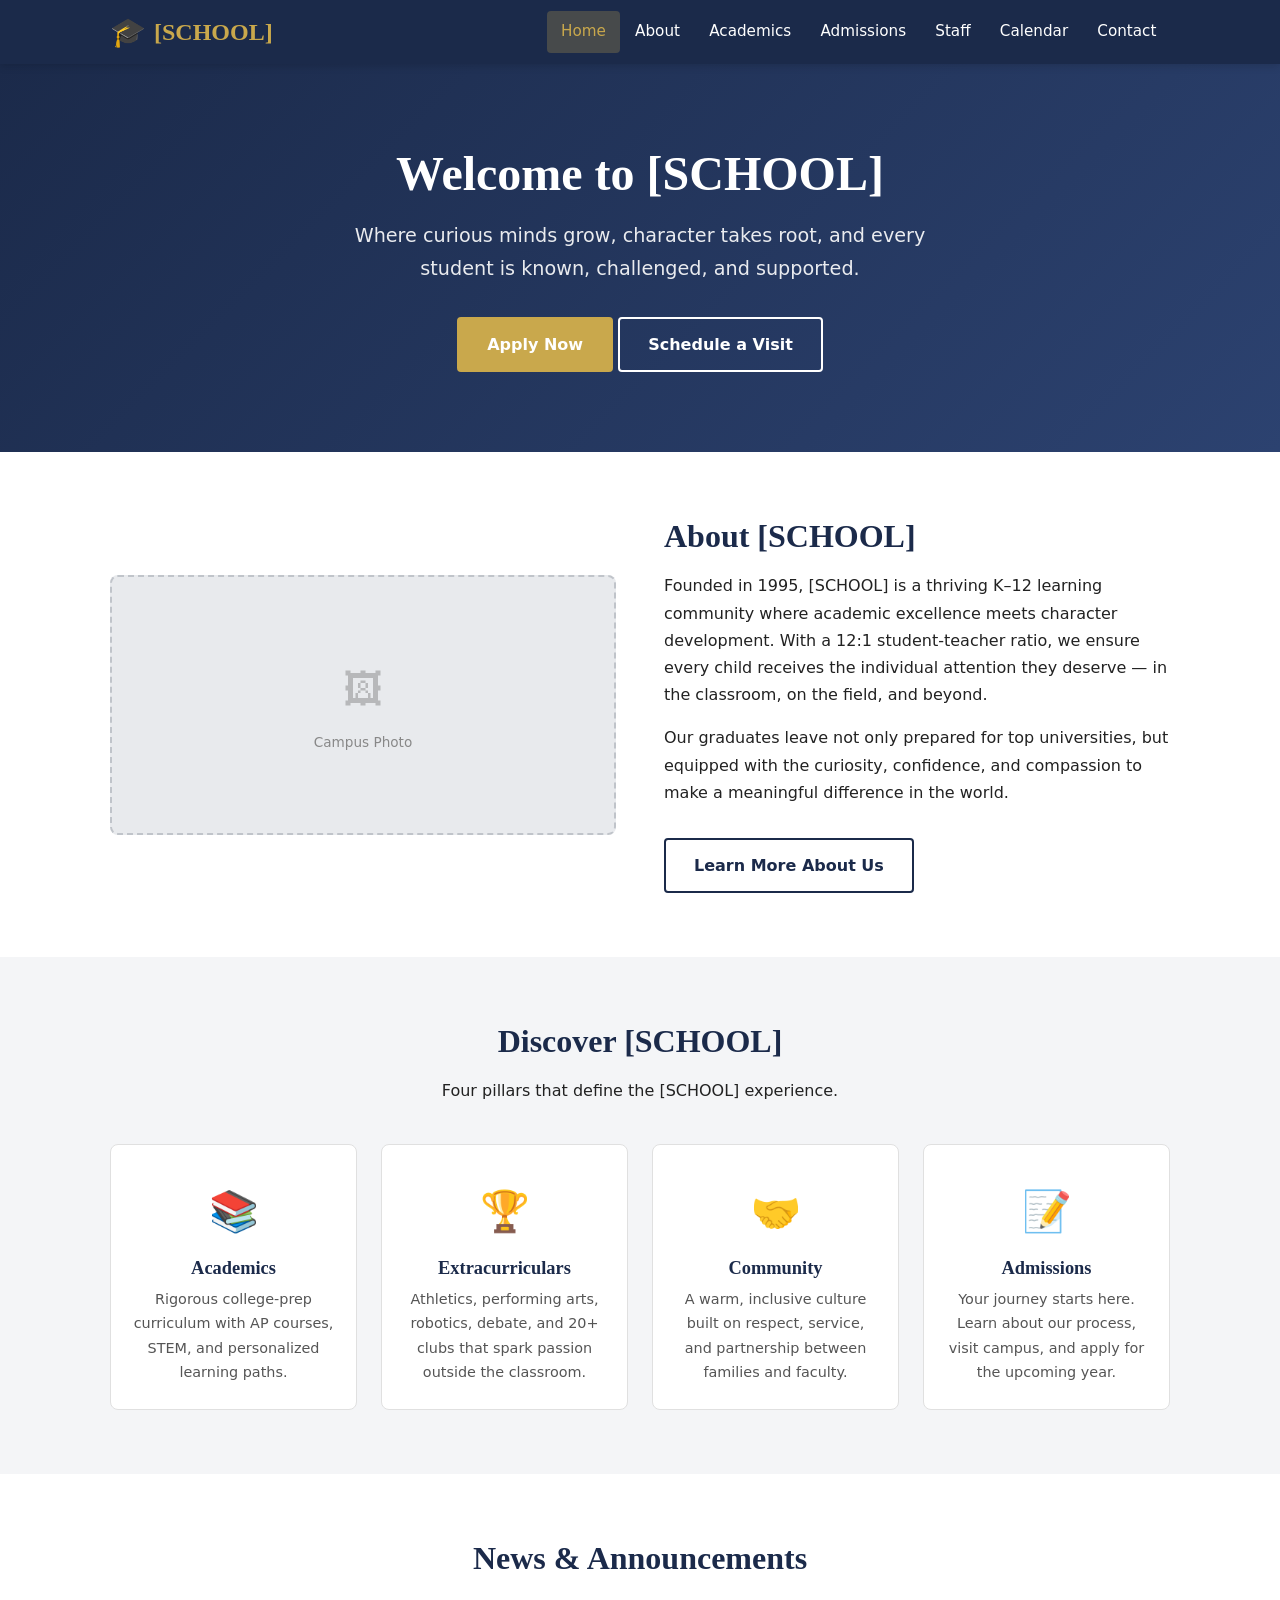
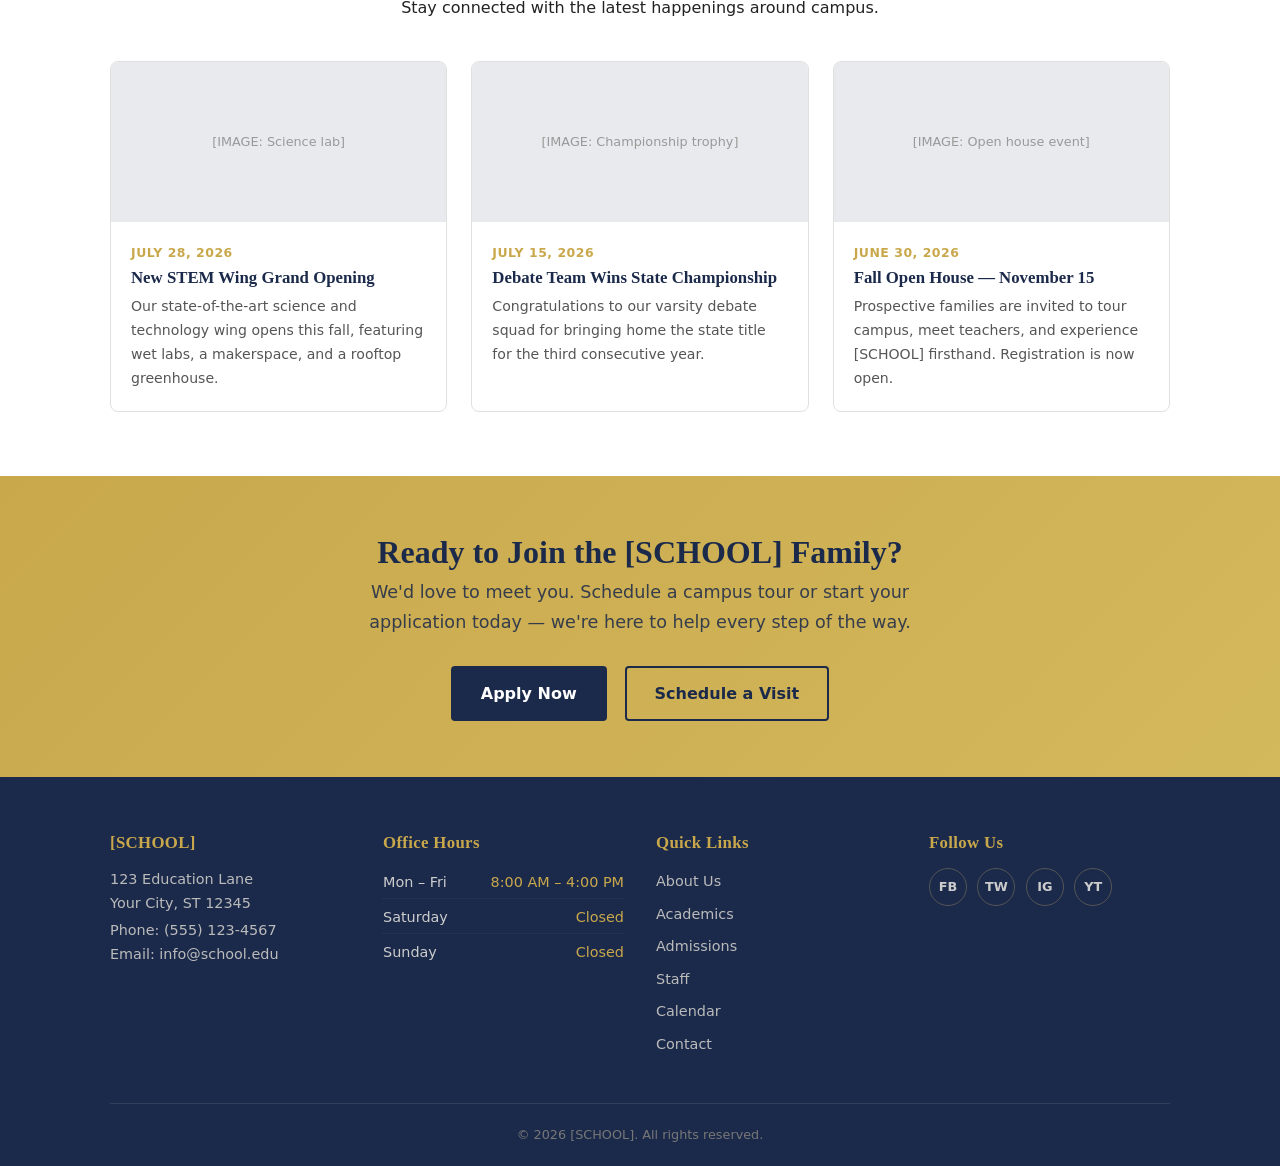
<file: index.html>
<!DOCTYPE html>
<html lang="en">
<head>
  <meta charset="UTF-8">
  <meta name="viewport" content="width=device-width, initial-scale=1.0">
  <meta name="description" content="[SCHOOL] — Empowering students for a bright future. A leading institution dedicated to academic excellence and character development.">
  <title>[SCHOOL] — Home</title>
  <!-- Open Graph / Social Sharing -->
  <meta property="og:title" content="[SCHOOL] — Home">
  <meta property="og:description" content="Welcome to [SCHOOL] — a leading K-12 institution dedicated to academic excellence, character development, and preparing students to thrive.">
  <meta property="og:type" content="website">
  <meta property="og:url" content="https://yourdomain.com/index.html">
  <meta property="og:image" content="https://yourdomain.com/images/og-default.jpg">
  <meta property="og:image:width" content="1200">
  <meta property="og:image:height" content="630">
  <meta name="twitter:card" content="summary_large_image">
  <!-- Favicon (inline SVG — navy rounded square with gold "S") -->
  <link rel="icon" href="data:image/svg+xml,%3Csvg xmlns='http://www.w3.org/2000/svg' viewBox='0 0 100 100'%3E%3Crect width='100' height='100' rx='20' fill='%231B2A4A'/%3E%3Ctext x='50' y='68' text-anchor='middle' font-family='Georgia,serif' font-weight='bold' font-size='60' fill='%23C9A84C'%3ES%3C/text%3E%3C/svg%3E">
  <link rel="apple-touch-icon" href="images/apple-touch-icon.png">
  <link rel="stylesheet" href="css/style.css">
</head>
<body>

  <!-- ==================== HEADER ==================== -->
  <header class="site-header">
    <div class="container header-inner">
      <a href="index.html" class="logo">
        <span class="logo-icon">&#x1F393;</span> <span>[SCHOOL]</span>
      </a>
      <button class="hamburger" aria-label="Toggle navigation">
        <span></span><span></span><span></span>
      </button>
      <nav>
        <ul class="main-nav">
          <li><a href="index.html">Home</a></li>
          <li><a href="about.html">About</a></li>
          <li><a href="academics.html">Academics</a></li>
          <li><a href="admissions.html">Admissions</a></li>
          <li><a href="staff.html">Staff</a></li>
          <li><a href="calendar.html">Calendar</a></li>
          <li><a href="contact.html">Contact</a></li>
        </ul>
      </nav>
    </div>
  </header>

<main>

  <!-- ==================== HERO ==================== -->
  <section class="hero">
    <div class="container">
      <h1>Welcome to [SCHOOL]</h1>
      <p>Where curious minds grow, character takes root, and every student is known, challenged, and supported.</p>
      <a href="admissions.html" class="btn btn-gold">Apply Now</a>
      <a href="contact.html" class="btn btn-outline-light">Schedule a Visit</a>
    </div>
  </section>

  <!-- ==================== ABOUT TEASER ==================== -->
  <section class="section">
    <div class="container">
      <div class="about-teaser">
        <div class="teaser-image">
          <!-- [IMAGE: Wide shot of school building exterior or campus grounds — Replace with: <img src="images/campus.jpg" alt="[SCHOOL] campus" loading="lazy">] -->
          <div class="image-placeholder" role="img" aria-label="[SCHOOL] campus exterior with green lawns and main building">
            Campus Photo
          </div>
        </div>
        <div class="teaser-text">
          <h2>About [SCHOOL]</h2>
          <p>
            Founded in 1995, [SCHOOL] is a thriving K–12 learning community
            where academic excellence meets character development. With a
            12:1 student-teacher ratio, we ensure every child receives the
            individual attention they deserve — in the classroom, on the
            field, and beyond.
          </p>
          <p>
            Our graduates leave not only prepared for top universities, but
            equipped with the curiosity, confidence, and compassion to make
            a meaningful difference in the world.
          </p>
          <a href="about.html" class="btn btn-outline mt-2">Learn More About Us</a>
        </div>
      </div>
    </div>
  </section>

  <!-- ==================== HIGHLIGHT CARDS ==================== -->
  <section class="section" style="background:#F4F5F7;">
    <div class="container">
      <h2 style="text-align:center;">Discover [SCHOOL]</h2>
      <p style="text-align:center; max-width:600px; margin:0 auto 2.5rem;">Four pillars that define the [SCHOOL] experience.</p>

      <div class="highlight-grid">
        <a href="academics.html" class="highlight-card">
          <span class="card-icon">&#x1F4DA;</span>
          <h3>Academics</h3>
          <p>Rigorous college-prep curriculum with AP courses, STEM, and personalized learning paths.</p>
        </a>
        <a href="about.html" class="highlight-card">
          <span class="card-icon">&#x1F3C6;</span>
          <h3>Extracurriculars</h3>
          <p>Athletics, performing arts, robotics, debate, and 20+ clubs that spark passion outside the classroom.</p>
        </a>
        <a href="about.html" class="highlight-card">
          <span class="card-icon">&#x1F91D;</span>
          <h3>Community</h3>
          <p>A warm, inclusive culture built on respect, service, and partnership between families and faculty.</p>
        </a>
        <a href="admissions.html" class="highlight-card">
          <span class="card-icon">&#x1F4DD;</span>
          <h3>Admissions</h3>
          <p>Your journey starts here. Learn about our process, visit campus, and apply for the upcoming year.</p>
        </a>
      </div>
    </div>
  </section>

  <!-- ==================== NEWS / ANNOUNCEMENTS ==================== -->
  <section class="section">
    <div class="container">
      <h2 style="text-align:center;">News &amp; Announcements</h2>
      <p style="text-align:center; max-width:600px; margin:0 auto 2.5rem;">Stay connected with the latest happenings around campus.</p>

      <div class="news-grid">
        <article class="news-card">
          <!-- [IMAGE: Students working together in a science lab — <img src="..." alt="..." loading="lazy">] -->
          <div class="news-img" role="img" aria-label="Students working together in a science lab">[IMAGE: Science lab]</div>
          <div class="news-body">
            <p class="news-date">July 28, 2026</p>
            <h3>New STEM Wing Grand Opening</h3>
            <p>Our state-of-the-art science and technology wing opens this fall, featuring wet labs, a makerspace, and a rooftop greenhouse.</p>
          </div>
        </article>

        <article class="news-card">
          <!-- [IMAGE: Students holding championship trophy — <img src="..." alt="..." loading="lazy">] -->
          <div class="news-img" role="img" aria-label="Students holding a championship trophy">[IMAGE: Championship trophy]</div>
          <div class="news-body">
            <p class="news-date">July 15, 2026</p>
            <h3>Debate Team Wins State Championship</h3>
            <p>Congratulations to our varsity debate squad for bringing home the state title for the third consecutive year.</p>
          </div>
        </article>

        <article class="news-card">
          <!-- [IMAGE: Families at an open house event — <img src="..." alt="..." loading="lazy">] -->
          <div class="news-img" role="img" aria-label="Families at an open house event on campus">[IMAGE: Open house event]</div>
          <div class="news-body">
            <p class="news-date">June 30, 2026</p>
            <h3>Fall Open House — November 15</h3>
            <p>Prospective families are invited to tour campus, meet teachers, and experience [SCHOOL] firsthand. Registration is now open.</p>
          </div>
        </article>
      </div>
    </div>
  </section>

  <!-- ==================== CTA BAND ==================== -->
  <section class="cta-band">
    <div class="container">
      <h2>Ready to Join the [SCHOOL] Family?</h2>
      <p>We'd love to meet you. Schedule a campus tour or start your application today — we're here to help every step of the way.</p>
      <a href="admissions.html" class="btn btn-primary">Apply Now</a>
      <a href="contact.html" class="btn btn-outline">Schedule a Visit</a>
    </div>
  </section>


</main>

  <!-- ==================== FOOTER ==================== -->
  <footer class="site-footer">
    <div class="container">
      <div class="footer-grid">
        <div class="footer-col">
          <h3>[SCHOOL]</h3>
          <p>123 Education Lane<br>Your City, ST 12345</p>
          <p>Phone: (555) 123-4567<br>Email: info@school.edu</p>
        </div>
        <div class="footer-col">
          <h3>Office Hours</h3>
          <ul class="hours-list">
            <li><span class="day">Mon – Fri</span> <span class="time">8:00 AM – 4:00 PM</span></li>
            <li><span class="day">Saturday</span> <span class="time">Closed</span></li>
            <li><span class="day">Sunday</span> <span class="time">Closed</span></li>
          </ul>
        </div>
        <div class="footer-col">
          <h3>Quick Links</h3>
          <ul>
            <li><a href="about.html">About Us</a></li>
            <li><a href="academics.html">Academics</a></li>
            <li><a href="admissions.html">Admissions</a></li>
            <li><a href="staff.html">Staff</a></li>
            <li><a href="calendar.html">Calendar</a></li>
            <li><a href="contact.html">Contact</a></li>
          </ul>
        </div>
        <div class="footer-col">
          <h3>Follow Us</h3>
          <div class="social-links">
            <a href="#" aria-label="Facebook">FB</a>
            <a href="#" aria-label="Twitter">TW</a>
            <a href="#" aria-label="Instagram">IG</a>
            <a href="#" aria-label="YouTube">YT</a>
          </div>
        </div>
      </div>
      <div class="footer-bottom">
        <p>&copy; 2026 [SCHOOL]. All rights reserved.</p>
      </div>
    </div>
  </footer>

  <script src="js/main.js" defer></script>
</body>
</html>
</file>
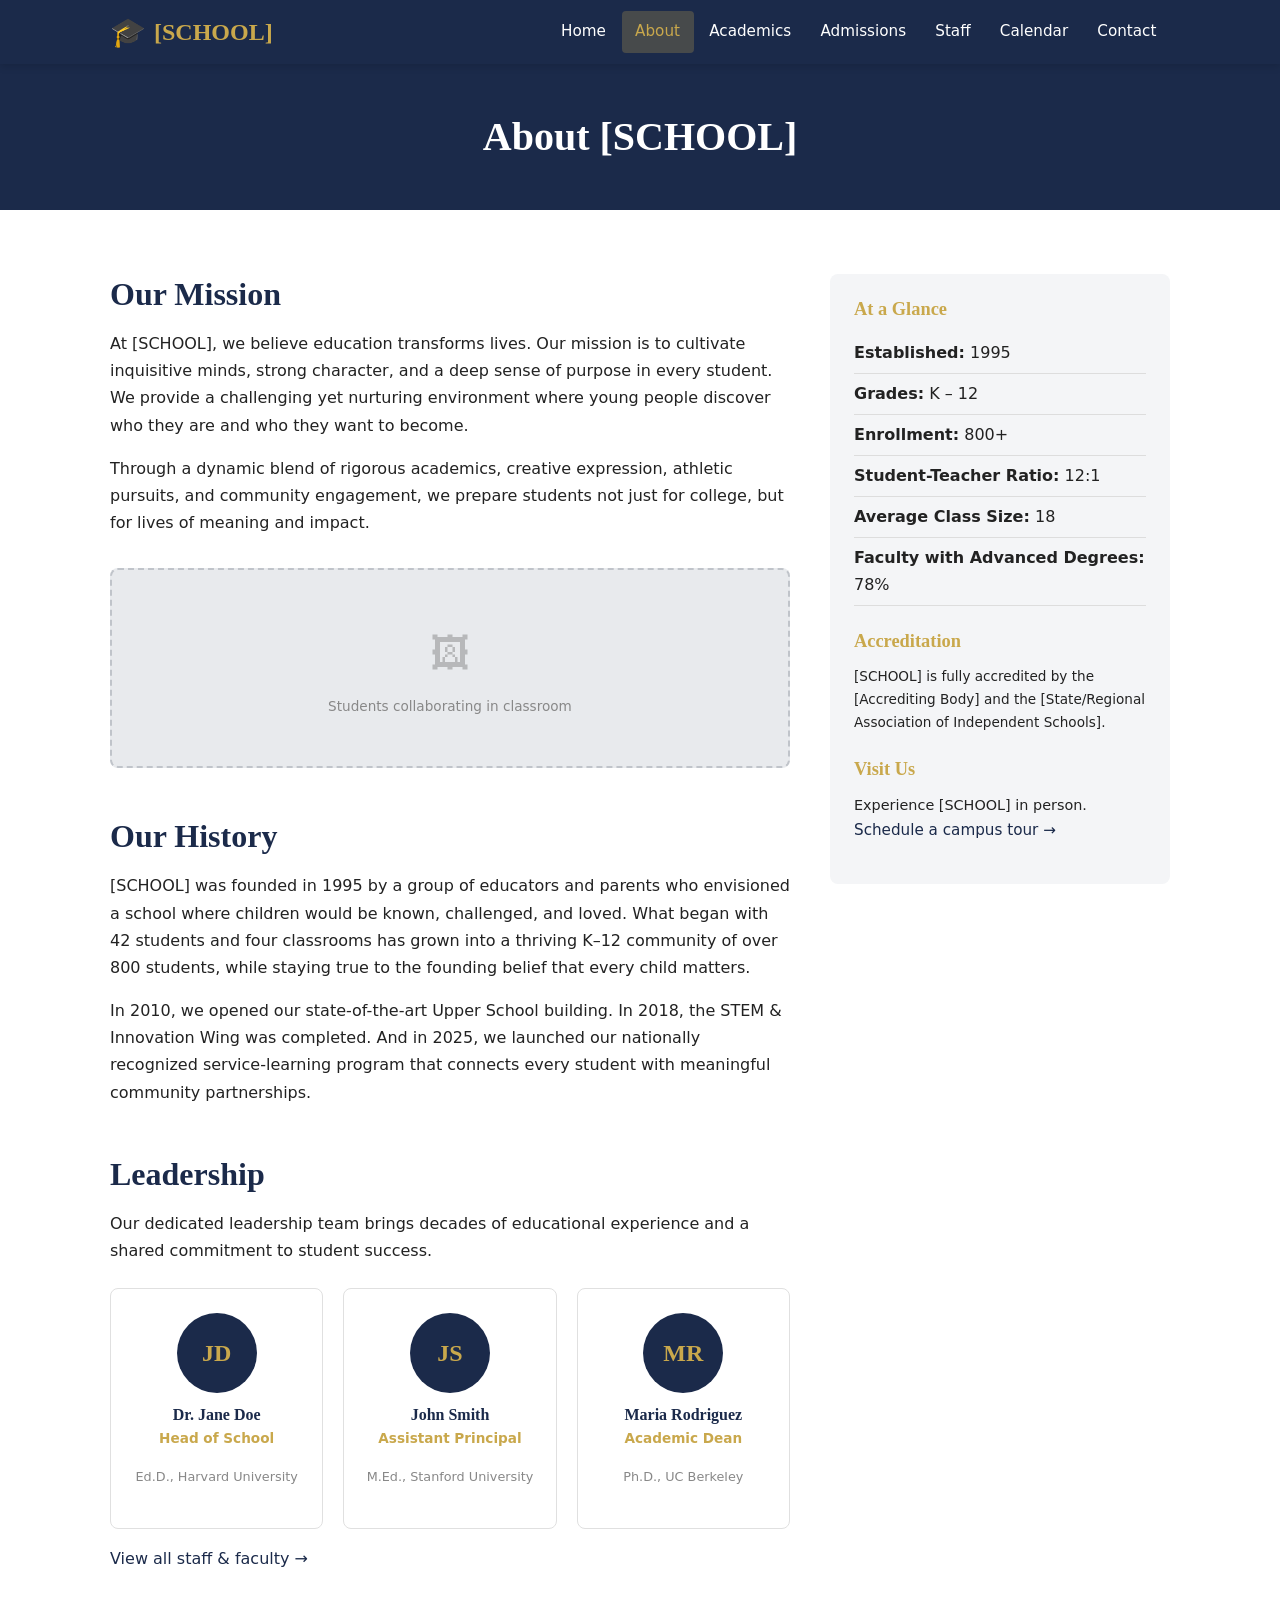
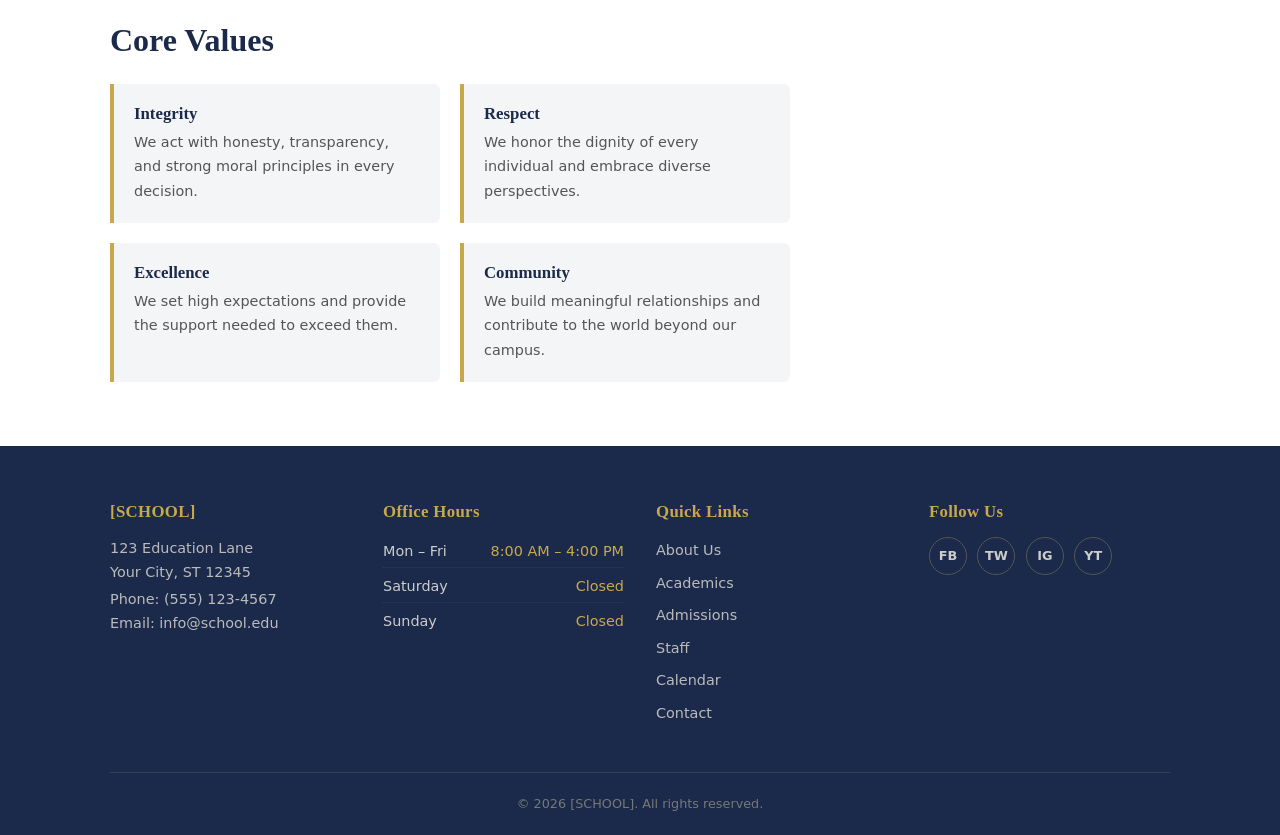
<file: about.html>
<!DOCTYPE html>
<html lang="en">
<head>
  <meta charset="UTF-8">
  <meta name="viewport" content="width=device-width, initial-scale=1.0">
  <meta name="description" content="About [SCHOOL] — Our mission, history, and core values.">
  <title>About — [SCHOOL]</title>
  <!-- Open Graph / Social Sharing -->
  <meta property="og:title" content="About [SCHOOL] — Mission, History &amp; Values">
  <meta property="og:description" content="Learn about [SCHOOL]'s mission, history, leadership team, and core values. Founded in 1995, we serve 800+ students from K-12.">
  <meta property="og:type" content="website">
  <meta property="og:url" content="https://yourdomain.com/about.html">
  <meta property="og:image" content="https://yourdomain.com/images/og-default.jpg">
  <meta property="og:image:width" content="1200">
  <meta property="og:image:height" content="630">
  <meta name="twitter:card" content="summary_large_image">
  <!-- Favicon (inline SVG — navy rounded square with gold "S") -->
  <link rel="icon" href="data:image/svg+xml,%3Csvg xmlns='http://www.w3.org/2000/svg' viewBox='0 0 100 100'%3E%3Crect width='100' height='100' rx='20' fill='%231B2A4A'/%3E%3Ctext x='50' y='68' text-anchor='middle' font-family='Georgia,serif' font-weight='bold' font-size='60' fill='%23C9A84C'%3ES%3C/text%3E%3C/svg%3E">
  <link rel="apple-touch-icon" href="images/apple-touch-icon.png">
  <link rel="stylesheet" href="css/style.css">
</head>
<body>

  <!-- ==================== HEADER ==================== -->
  <header class="site-header">
    <div class="container header-inner">
      <a href="index.html" class="logo">
        <span class="logo-icon">&#x1F393;</span> <span>[SCHOOL]</span>
      </a>
      <button class="hamburger" aria-label="Toggle navigation">
        <span></span><span></span><span></span>
      </button>
      <nav>
        <ul class="main-nav">
          <li><a href="index.html">Home</a></li>
          <li><a href="about.html">About</a></li>
          <li><a href="academics.html">Academics</a></li>
          <li><a href="admissions.html">Admissions</a></li>
          <li><a href="staff.html">Staff</a></li>
          <li><a href="calendar.html">Calendar</a></li>
          <li><a href="contact.html">Contact</a></li>
        </ul>
      </nav>
    </div>
  </header>

<main>

  <!-- ==================== PAGE BANNER ==================== -->
  <section class="page-banner">
    <div class="container">
      <h1>About [SCHOOL]</h1>
    </div>
  </section>

  <!-- ==================== MISSION ==================== -->
  <section class="section">
    <div class="container content-layout">

      <div>
        <h2>Our Mission</h2>
        <p>
          At [SCHOOL], we believe education transforms lives. Our mission is to
          cultivate inquisitive minds, strong character, and a deep sense of purpose
          in every student. We provide a challenging yet nurturing environment where
          young people discover who they are and who they want to become.
        </p>
        <p>
          Through a dynamic blend of rigorous academics, creative expression,
          athletic pursuits, and community engagement, we prepare students not just
          for college, but for lives of meaning and impact.
        </p>

        <!-- [IMAGE: Students collaborating on a project in a sunlit classroom — <img src="..." alt="..." loading="lazy">] -->
        <div class="image-placeholder mt-4" style="min-height:200px;" role="img" aria-label="Students collaborating on a project in a sunlit classroom">Students collaborating in classroom</div>

        <h2 class="mt-5">Our History</h2>
        <p>
          [SCHOOL] was founded in 1995 by a group of educators and parents who
          envisioned a school where children would be known, challenged, and
          loved. What began with 42 students and four classrooms has grown into
          a thriving K–12 community of over 800 students, while staying true to
          the founding belief that every child matters.
        </p>
        <p>
          In 2010, we opened our state-of-the-art Upper School building. In 2018,
          the STEM & Innovation Wing was completed. And in 2025, we launched our
          nationally recognized service-learning program that connects every
          student with meaningful community partnerships.
        </p>

        <h2 class="mt-5">Leadership</h2>
        <p>Our dedicated leadership team brings decades of educational experience and a shared commitment to student success.</p>

        <div class="leadership-mini mt-3">
          <div class="leader-card">
            <div class="leader-photo">JD</div>
            <h4>Dr. Jane Doe</h4>
            <p class="role">Head of School</p>
            <p style="font-size:0.8rem; color:#888;">Ed.D., Harvard University</p>
          </div>
          <div class="leader-card">
            <div class="leader-photo">JS</div>
            <h4>John Smith</h4>
            <p class="role">Assistant Principal</p>
            <p style="font-size:0.8rem; color:#888;">M.Ed., Stanford University</p>
          </div>
          <div class="leader-card">
            <div class="leader-photo">MR</div>
            <h4>Maria Rodriguez</h4>
            <p class="role">Academic Dean</p>
            <p style="font-size:0.8rem; color:#888;">Ph.D., UC Berkeley</p>
          </div>
        </div>
        <p class="mt-2"><a href="staff.html">View all staff & faculty →</a></p>

        <h2 class="mt-5">Core Values</h2>
        <ul class="values-grid mt-3">
          <li class="value-card">
            <h4>Integrity</h4>
            <p>We act with honesty, transparency, and strong moral principles in every decision.</p>
          </li>
          <li class="value-card">
            <h4>Respect</h4>
            <p>We honor the dignity of every individual and embrace diverse perspectives.</p>
          </li>
          <li class="value-card">
            <h4>Excellence</h4>
            <p>We set high expectations and provide the support needed to exceed them.</p>
          </li>
          <li class="value-card">
            <h4>Community</h4>
            <p>We build meaningful relationships and contribute to the world beyond our campus.</p>
          </li>
        </ul>
      </div>

      <!-- Sidebar -->
      <aside class="sidebar">
        <h3>At a Glance</h3>
        <ul>
          <li><strong>Established:</strong> 1995</li>
          <li><strong>Grades:</strong> K – 12</li>
          <li><strong>Enrollment:</strong> 800+</li>
          <li><strong>Student-Teacher Ratio:</strong> 12:1</li>
          <li><strong>Average Class Size:</strong> 18</li>
          <li><strong>Faculty with Advanced Degrees:</strong> 78%</li>
        </ul>
        <h3 class="mt-3">Accreditation</h3>
        <p style="font-size:0.85rem;">[SCHOOL] is fully accredited by the [Accrediting Body] and the [State/Regional Association of Independent Schools].</p>
        <h3 class="mt-3">Visit Us</h3>
        <p style="font-size:0.9rem;">Experience [SCHOOL] in person. <a href="contact.html">Schedule a campus tour →</a></p>
      </aside>

    </div>
  </section>


</main>

  <!-- ==================== FOOTER ==================== -->
  <footer class="site-footer">
    <div class="container">
      <div class="footer-grid">
        <div class="footer-col">
          <h3>[SCHOOL]</h3>
          <p>123 Education Lane<br>Your City, ST 12345</p>
          <p>Phone: (555) 123-4567<br>Email: info@school.edu</p>
        </div>
        <div class="footer-col">
          <h3>Office Hours</h3>
          <ul class="hours-list">
            <li><span class="day">Mon – Fri</span> <span class="time">8:00 AM – 4:00 PM</span></li>
            <li><span class="day">Saturday</span> <span class="time">Closed</span></li>
            <li><span class="day">Sunday</span> <span class="time">Closed</span></li>
          </ul>
        </div>
        <div class="footer-col">
          <h3>Quick Links</h3>
          <ul>
            <li><a href="about.html">About Us</a></li>
            <li><a href="academics.html">Academics</a></li>
            <li><a href="admissions.html">Admissions</a></li>
            <li><a href="staff.html">Staff</a></li>
            <li><a href="calendar.html">Calendar</a></li>
            <li><a href="contact.html">Contact</a></li>
          </ul>
        </div>
        <div class="footer-col">
          <h3>Follow Us</h3>
          <div class="social-links">
            <a href="#" aria-label="Facebook">FB</a>
            <a href="#" aria-label="Twitter">TW</a>
            <a href="#" aria-label="Instagram">IG</a>
            <a href="#" aria-label="YouTube">YT</a>
          </div>
        </div>
      </div>
      <div class="footer-bottom">
        <p>&copy; 2026 [SCHOOL]. All rights reserved.</p>
      </div>
    </div>
  </footer>

  <script src="js/main.js" defer></script>
</body>
</html>
</file>
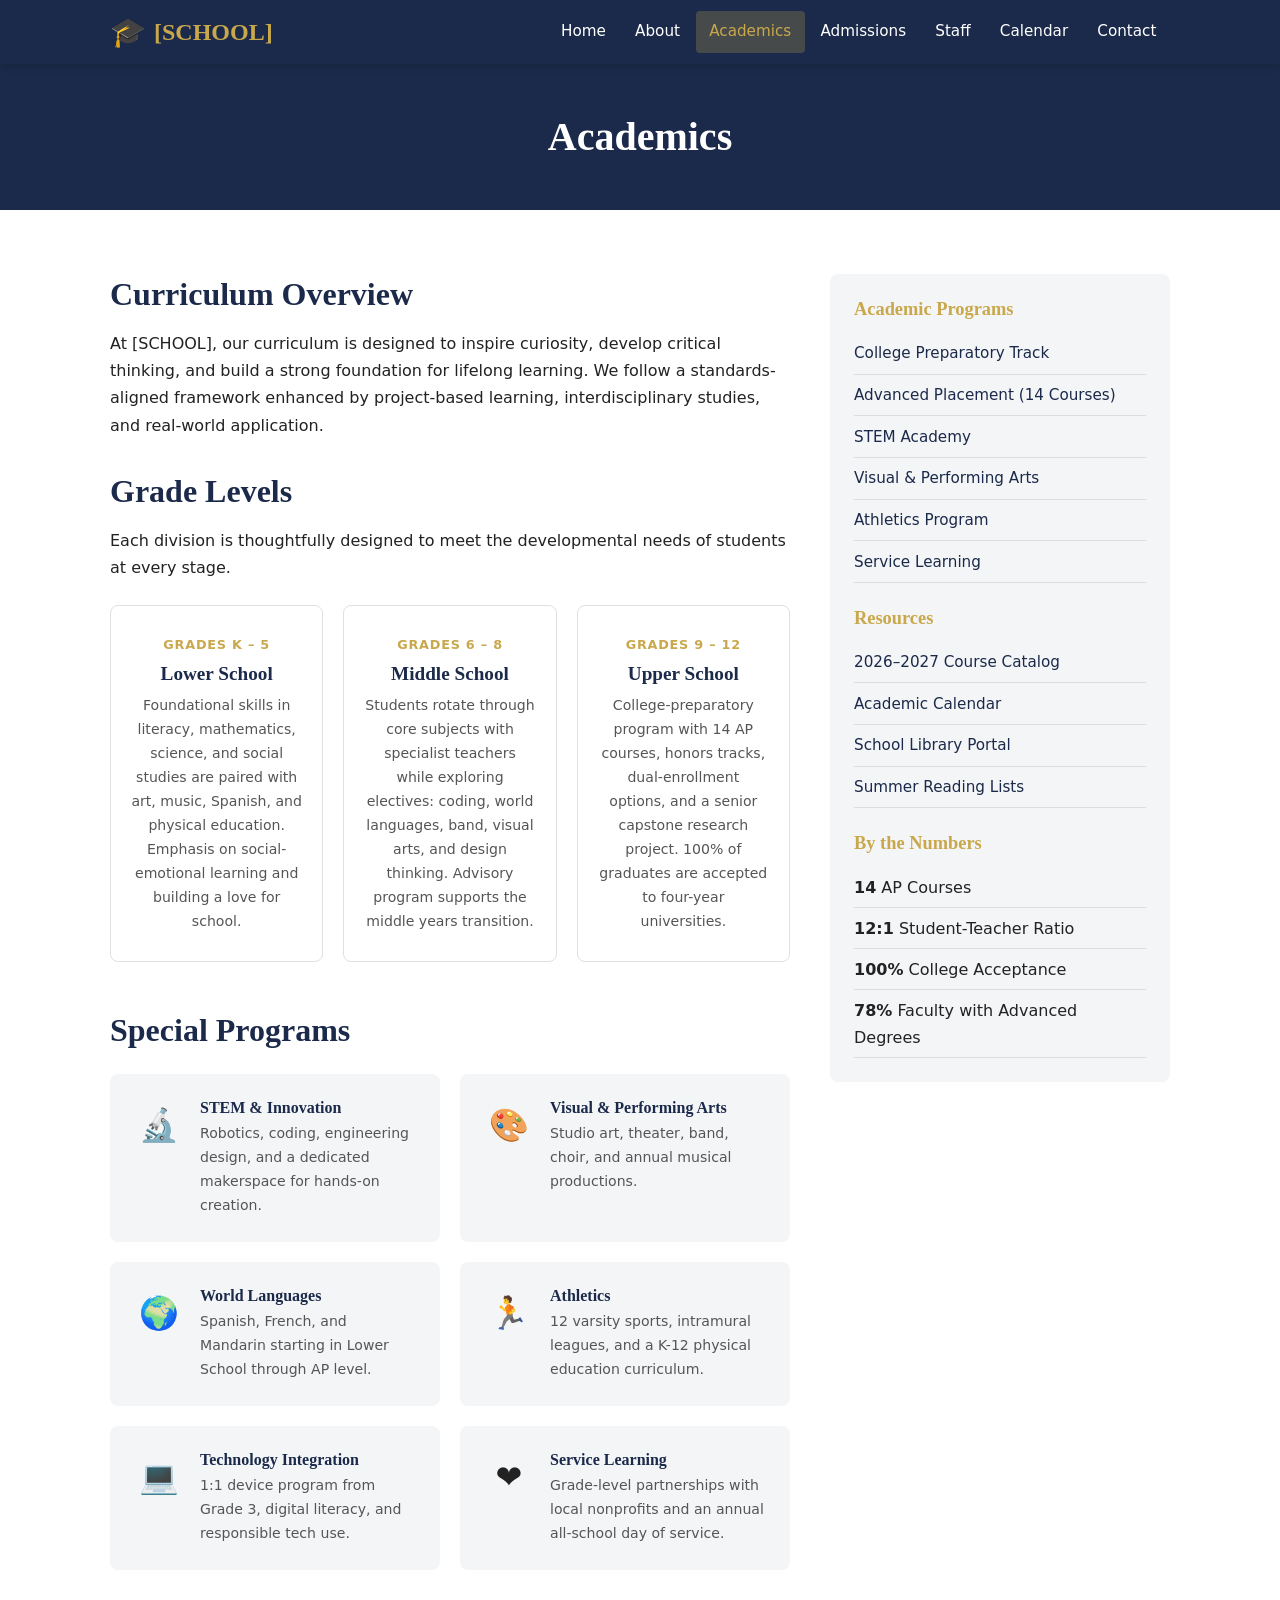
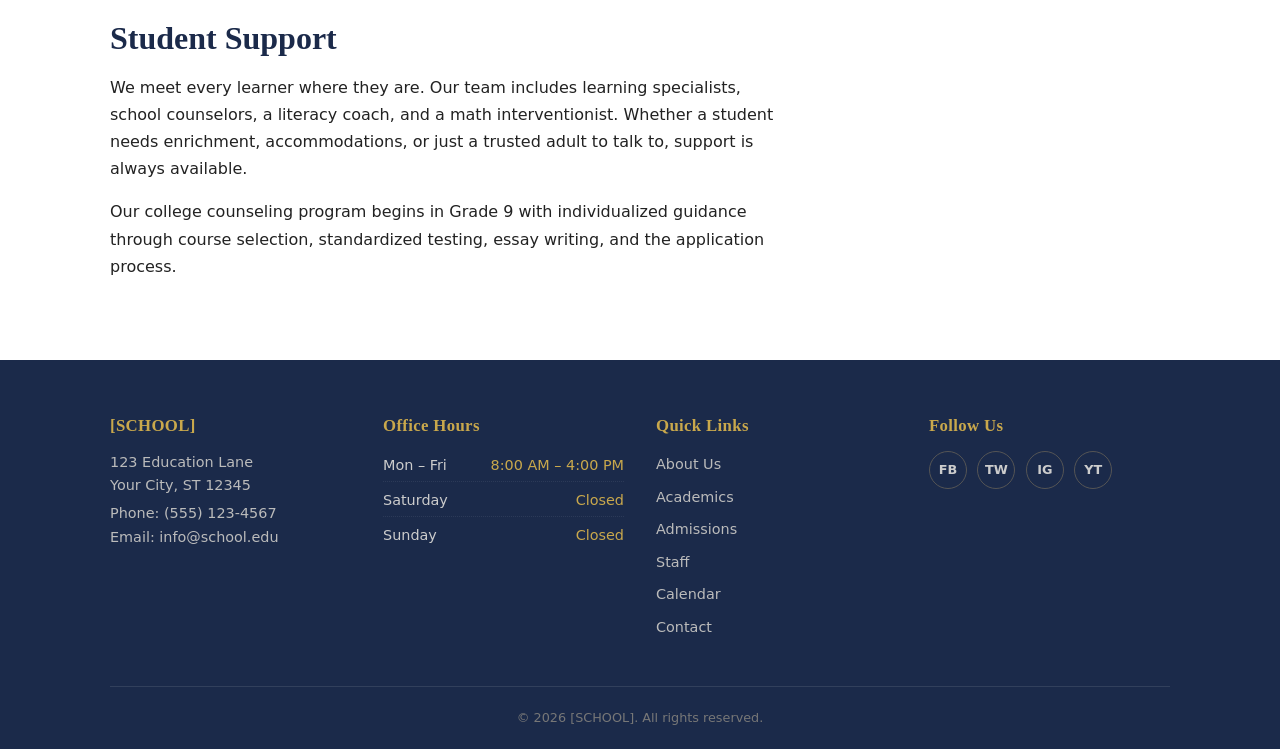
<file: academics.html>
<!DOCTYPE html>
<html lang="en">
<head>
  <meta charset="UTF-8">
  <meta name="viewport" content="width=device-width, initial-scale=1.0">
  <meta name="description" content="Academics at [SCHOOL] — Curriculum, programs, and student support.">
  <title>Academics — [SCHOOL]</title>
  <!-- Open Graph / Social Sharing -->
  <meta property="og:title" content="Academics at [SCHOOL] — Curriculum &amp; Programs">
  <meta property="og:description" content="Explore [SCHOOL]'s comprehensive K-12 curriculum, including 14 AP courses, STEM, arts, athletics, and personalized student support programs.">
  <meta property="og:type" content="website">
  <meta property="og:url" content="https://yourdomain.com/academics.html">
  <meta property="og:image" content="https://yourdomain.com/images/og-default.jpg">
  <meta property="og:image:width" content="1200">
  <meta property="og:image:height" content="630">
  <meta name="twitter:card" content="summary_large_image">
  <!-- Favicon (inline SVG — navy rounded square with gold "S") -->
  <link rel="icon" href="data:image/svg+xml,%3Csvg xmlns='http://www.w3.org/2000/svg' viewBox='0 0 100 100'%3E%3Crect width='100' height='100' rx='20' fill='%231B2A4A'/%3E%3Ctext x='50' y='68' text-anchor='middle' font-family='Georgia,serif' font-weight='bold' font-size='60' fill='%23C9A84C'%3ES%3C/text%3E%3C/svg%3E">
  <link rel="apple-touch-icon" href="images/apple-touch-icon.png">
  <link rel="stylesheet" href="css/style.css">
</head>
<body>

  <!-- ==================== HEADER ==================== -->
  <header class="site-header">
    <div class="container header-inner">
      <a href="index.html" class="logo">
        <span class="logo-icon">&#x1F393;</span> <span>[SCHOOL]</span>
      </a>
      <button class="hamburger" aria-label="Toggle navigation">
        <span></span><span></span><span></span>
      </button>
      <nav>
        <ul class="main-nav">
          <li><a href="index.html">Home</a></li>
          <li><a href="about.html">About</a></li>
          <li><a href="academics.html">Academics</a></li>
          <li><a href="admissions.html">Admissions</a></li>
          <li><a href="staff.html">Staff</a></li>
          <li><a href="calendar.html">Calendar</a></li>
          <li><a href="contact.html">Contact</a></li>
        </ul>
      </nav>
    </div>
  </header>

<main>

  <!-- ==================== PAGE BANNER ==================== -->
  <section class="page-banner">
    <div class="container">
      <h1>Academics</h1>
    </div>
  </section>

  <!-- ==================== CURRICULUM ==================== -->
  <section class="section">
    <div class="container content-layout">

      <div>
        <h2>Curriculum Overview</h2>
        <p>
          At [SCHOOL], our curriculum is designed to inspire curiosity, develop
          critical thinking, and build a strong foundation for lifelong learning.
          We follow a standards-aligned framework enhanced by project-based
          learning, interdisciplinary studies, and real-world application.
        </p>

        <h2 class="mt-4">Grade Levels</h2>
        <p>Each division is thoughtfully designed to meet the developmental needs of students at every stage.</p>

        <div class="level-grid mt-3">
          <div class="level-card">
            <p class="level-grade">Grades K – 5</p>
            <h3>Lower School</h3>
            <p>Foundational skills in literacy, mathematics, science, and social studies are paired with art, music, Spanish, and physical education. Emphasis on social-emotional learning and building a love for school.</p>
          </div>
          <div class="level-card">
            <p class="level-grade">Grades 6 – 8</p>
            <h3>Middle School</h3>
            <p>Students rotate through core subjects with specialist teachers while exploring electives: coding, world languages, band, visual arts, and design thinking. Advisory program supports the middle years transition.</p>
          </div>
          <div class="level-card">
            <p class="level-grade">Grades 9 – 12</p>
            <h3>Upper School</h3>
            <p>College-preparatory program with 14 AP courses, honors tracks, dual-enrollment options, and a senior capstone research project. 100% of graduates are accepted to four-year universities.</p>
          </div>
        </div>

        <h2 class="mt-5">Special Programs</h2>
        <div class="programs-grid mt-3">
          <div class="program-card">
            <span class="prog-icon">&#x1F52C;</span>
            <div><h4>STEM & Innovation</h4><p>Robotics, coding, engineering design, and a dedicated makerspace for hands-on creation.</p></div>
          </div>
          <div class="program-card">
            <span class="prog-icon">&#x1F3A8;</span>
            <div><h4>Visual & Performing Arts</h4><p>Studio art, theater, band, choir, and annual musical productions.</p></div>
          </div>
          <div class="program-card">
            <span class="prog-icon">&#x1F30D;</span>
            <div><h4>World Languages</h4><p>Spanish, French, and Mandarin starting in Lower School through AP level.</p></div>
          </div>
          <div class="program-card">
            <span class="prog-icon">&#x1F3C3;</span>
            <div><h4>Athletics</h4><p>12 varsity sports, intramural leagues, and a K-12 physical education curriculum.</p></div>
          </div>
          <div class="program-card">
            <span class="prog-icon">&#x1F4BB;</span>
            <div><h4>Technology Integration</h4><p>1:1 device program from Grade 3, digital literacy, and responsible tech use.</p></div>
          </div>
          <div class="program-card">
            <span class="prog-icon">&#x2764;&#xFE0F;</span>
            <div><h4>Service Learning</h4><p>Grade-level partnerships with local nonprofits and an annual all-school day of service.</p></div>
          </div>
        </div>

        <h2 class="mt-5">Student Support</h2>
        <p>
          We meet every learner where they are. Our team includes learning
          specialists, school counselors, a literacy coach, and a math
          interventionist. Whether a student needs enrichment, accommodations,
          or just a trusted adult to talk to, support is always available.
        </p>
        <p>
          Our college counseling program begins in Grade 9 with individualized
          guidance through course selection, standardized testing, essay writing,
          and the application process.
        </p>
      </div>

      <!-- Sidebar -->
      <aside class="sidebar">
        <h3>Academic Programs</h3>
        <ul>
          <li><a href="#">College Preparatory Track</a></li>
          <li><a href="#">Advanced Placement (14 Courses)</a></li>
          <li><a href="#">STEM Academy</a></li>
          <li><a href="#">Visual & Performing Arts</a></li>
          <li><a href="#">Athletics Program</a></li>
          <li><a href="#">Service Learning</a></li>
        </ul>
        <h3 class="mt-3">Resources</h3>
        <ul>
          <li><a href="#">2026–2027 Course Catalog</a></li>
          <li><a href="calendar.html">Academic Calendar</a></li>
          <li><a href="#">School Library Portal</a></li>
          <li><a href="#">Summer Reading Lists</a></li>
        </ul>
        <h3 class="mt-3">By the Numbers</h3>
        <ul>
          <li><strong>14</strong> AP Courses</li>
          <li><strong>12:1</strong> Student-Teacher Ratio</li>
          <li><strong>100%</strong> College Acceptance</li>
          <li><strong>78%</strong> Faculty with Advanced Degrees</li>
        </ul>
      </aside>

    </div>
  </section>


</main>

  <!-- ==================== FOOTER ==================== -->
  <footer class="site-footer">
    <div class="container">
      <div class="footer-grid">
        <div class="footer-col">
          <h3>[SCHOOL]</h3>
          <p>123 Education Lane<br>Your City, ST 12345</p>
          <p>Phone: (555) 123-4567<br>Email: info@school.edu</p>
        </div>
        <div class="footer-col">
          <h3>Office Hours</h3>
          <ul class="hours-list">
            <li><span class="day">Mon – Fri</span> <span class="time">8:00 AM – 4:00 PM</span></li>
            <li><span class="day">Saturday</span> <span class="time">Closed</span></li>
            <li><span class="day">Sunday</span> <span class="time">Closed</span></li>
          </ul>
        </div>
        <div class="footer-col">
          <h3>Quick Links</h3>
          <ul>
            <li><a href="about.html">About Us</a></li>
            <li><a href="academics.html">Academics</a></li>
            <li><a href="admissions.html">Admissions</a></li>
            <li><a href="staff.html">Staff</a></li>
            <li><a href="calendar.html">Calendar</a></li>
            <li><a href="contact.html">Contact</a></li>
          </ul>
        </div>
        <div class="footer-col">
          <h3>Follow Us</h3>
          <div class="social-links">
            <a href="#" aria-label="Facebook">FB</a>
            <a href="#" aria-label="Twitter">TW</a>
            <a href="#" aria-label="Instagram">IG</a>
            <a href="#" aria-label="YouTube">YT</a>
          </div>
        </div>
      </div>
      <div class="footer-bottom">
        <p>&copy; 2026 [SCHOOL]. All rights reserved.</p>
      </div>
    </div>
  </footer>

  <script src="js/main.js" defer></script>
</body>
</html>
</file>
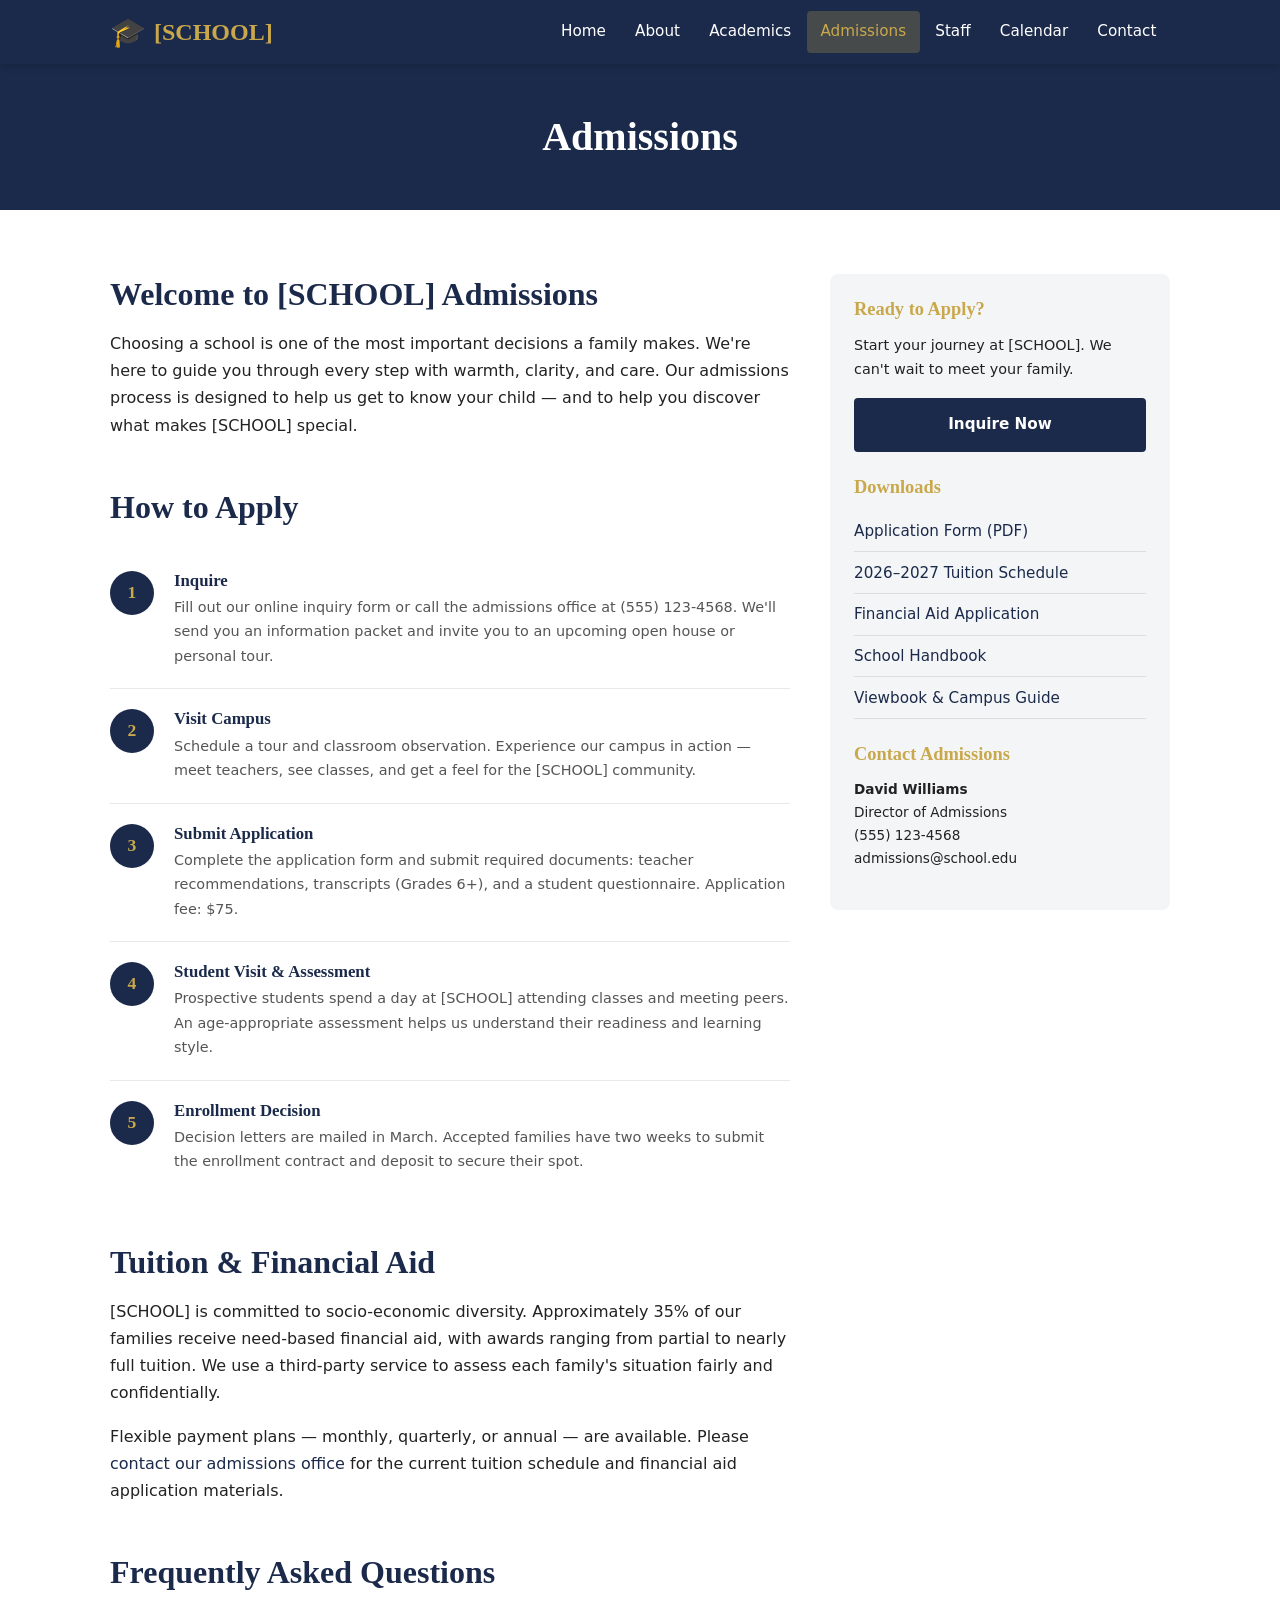
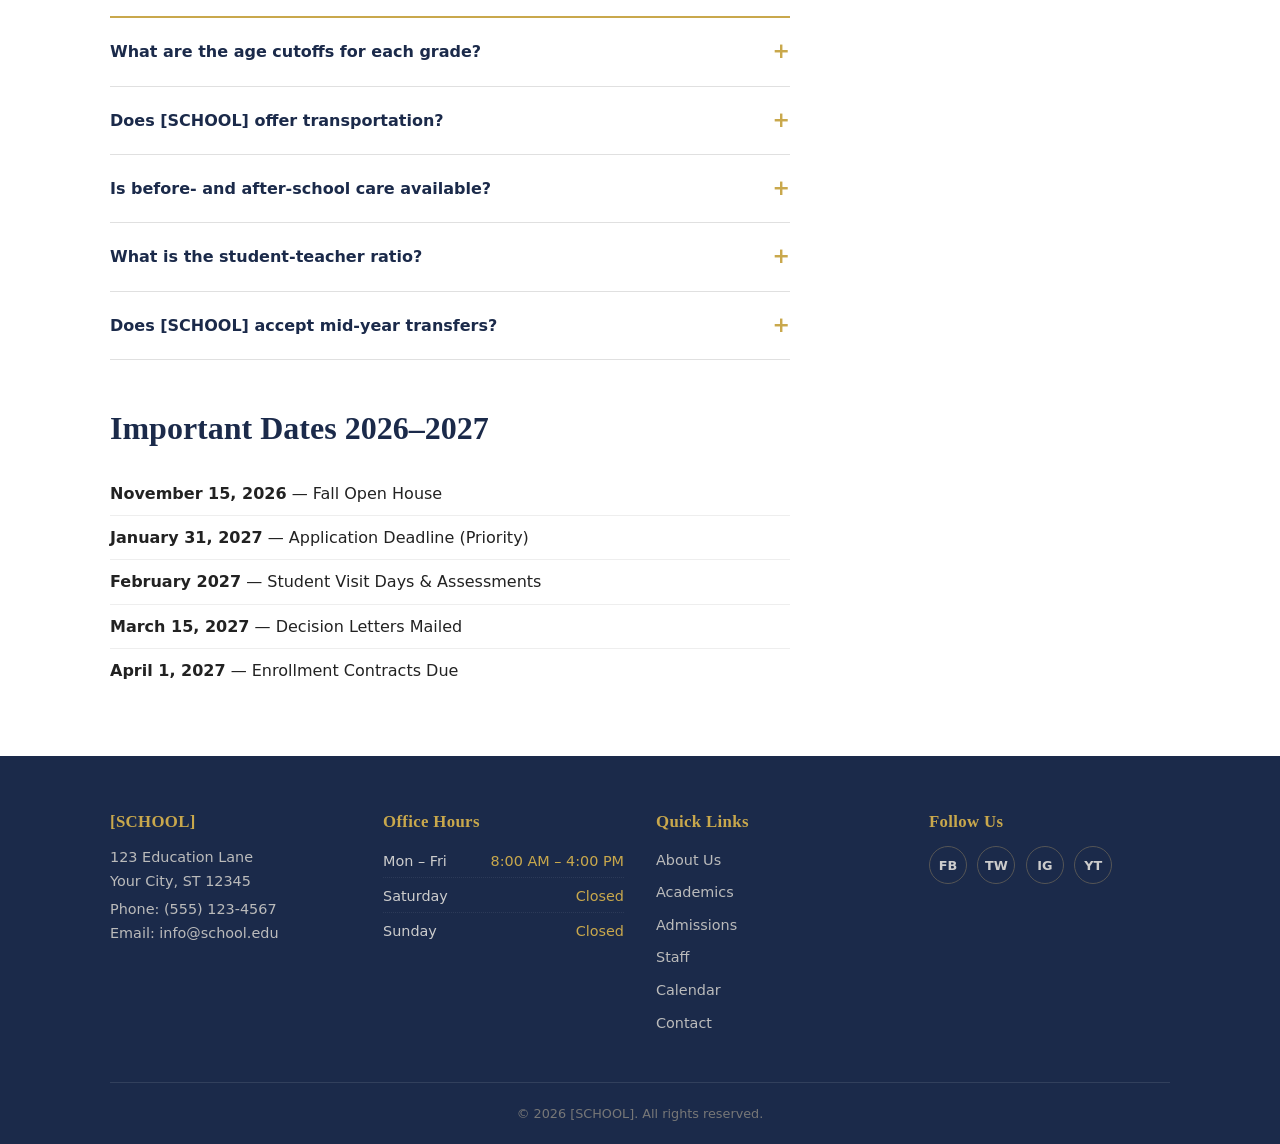
<file: admissions.html>
<!DOCTYPE html>
<html lang="en">
<head>
  <meta charset="UTF-8">
  <meta name="viewport" content="width=device-width, initial-scale=1.0">
  <meta name="description" content="Admissions at [SCHOOL] — Enrollment process, tuition, and how to apply.">
  <title>Admissions — [SCHOOL]</title>
  <!-- Open Graph / Social Sharing -->
  <meta property="og:title" content="Admissions at [SCHOOL] — Apply &amp; Visit">
  <meta property="og:description" content="Join the [SCHOOL] family. Learn about our admissions process, tuition and financial aid, important dates, and schedule a campus tour.">
  <meta property="og:type" content="website">
  <meta property="og:url" content="https://yourdomain.com/admissions.html">
  <meta property="og:image" content="https://yourdomain.com/images/og-default.jpg">
  <meta property="og:image:width" content="1200">
  <meta property="og:image:height" content="630">
  <meta name="twitter:card" content="summary_large_image">
  <!-- Favicon (inline SVG — navy rounded square with gold "S") -->
  <link rel="icon" href="data:image/svg+xml,%3Csvg xmlns='http://www.w3.org/2000/svg' viewBox='0 0 100 100'%3E%3Crect width='100' height='100' rx='20' fill='%231B2A4A'/%3E%3Ctext x='50' y='68' text-anchor='middle' font-family='Georgia,serif' font-weight='bold' font-size='60' fill='%23C9A84C'%3ES%3C/text%3E%3C/svg%3E">
  <link rel="apple-touch-icon" href="images/apple-touch-icon.png">
  <link rel="stylesheet" href="css/style.css">
</head>
<body>

  <!-- ==================== HEADER ==================== -->
  <header class="site-header">
    <div class="container header-inner">
      <a href="index.html" class="logo">
        <span class="logo-icon">&#x1F393;</span> <span>[SCHOOL]</span>
      </a>
      <button class="hamburger" aria-label="Toggle navigation">
        <span></span><span></span><span></span>
      </button>
      <nav>
        <ul class="main-nav">
          <li><a href="index.html">Home</a></li>
          <li><a href="about.html">About</a></li>
          <li><a href="academics.html">Academics</a></li>
          <li><a href="admissions.html">Admissions</a></li>
          <li><a href="staff.html">Staff</a></li>
          <li><a href="calendar.html">Calendar</a></li>
          <li><a href="contact.html">Contact</a></li>
        </ul>
      </nav>
    </div>
  </header>

<main>

  <!-- ==================== PAGE BANNER ==================== -->
  <section class="page-banner">
    <div class="container">
      <h1>Admissions</h1>
    </div>
  </section>

  <!-- ==================== ADMISSIONS CONTENT ==================== -->
  <section class="section">
    <div class="container content-layout">

      <div>
        <h2>Welcome to [SCHOOL] Admissions</h2>
        <p>
          Choosing a school is one of the most important decisions a family makes.
          We're here to guide you through every step with warmth, clarity, and
          care. Our admissions process is designed to help us get to know your
          child — and to help you discover what makes [SCHOOL] special.
        </p>

        <h2 class="mt-5">How to Apply</h2>
        <ol class="process-steps mt-3">
          <li class="step">
            <span class="step-num">1</span>
            <div class="step-body">
              <h3>Inquire</h3>
              <p>Fill out our online inquiry form or call the admissions office at (555) 123-4568. We'll send you an information packet and invite you to an upcoming open house or personal tour.</p>
            </div>
          </li>
          <li class="step">
            <span class="step-num">2</span>
            <div class="step-body">
              <h3>Visit Campus</h3>
              <p>Schedule a tour and classroom observation. Experience our campus in action — meet teachers, see classes, and get a feel for the [SCHOOL] community.</p>
            </div>
          </li>
          <li class="step">
            <span class="step-num">3</span>
            <div class="step-body">
              <h3>Submit Application</h3>
              <p>Complete the application form and submit required documents: teacher recommendations, transcripts (Grades 6+), and a student questionnaire. Application fee: $75.</p>
            </div>
          </li>
          <li class="step">
            <span class="step-num">4</span>
            <div class="step-body">
              <h3>Student Visit & Assessment</h3>
              <p>Prospective students spend a day at [SCHOOL] attending classes and meeting peers. An age-appropriate assessment helps us understand their readiness and learning style.</p>
            </div>
          </li>
          <li class="step">
            <span class="step-num">5</span>
            <div class="step-body">
              <h3>Enrollment Decision</h3>
              <p>Decision letters are mailed in March. Accepted families have two weeks to submit the enrollment contract and deposit to secure their spot.</p>
            </div>
          </li>
        </ol>

        <h2 class="mt-5">Tuition & Financial Aid</h2>
        <p>
          [SCHOOL] is committed to socio-economic diversity. Approximately 35% of
          our families receive need-based financial aid, with awards ranging from
          partial to nearly full tuition. We use a third-party service to assess
          each family's situation fairly and confidentially.
        </p>
        <p>
          Flexible payment plans — monthly, quarterly, or annual — are available.
          Please <a href="contact.html">contact our admissions office</a> for the
          current tuition schedule and financial aid application materials.
        </p>

        <h2 class="mt-5">Frequently Asked Questions</h2>
        <div class="faq-list mt-3">
          <details class="faq-item">
            <summary>What are the age cutoffs for each grade?</summary>
            <div class="faq-answer">For Kindergarten, children must turn 5 by September 1 of the entry year. For all other grades, age-appropriate placement is determined during the admissions assessment.</div>
          </details>
          <details class="faq-item">
            <summary>Does [SCHOOL] offer transportation?</summary>
            <div class="faq-answer">We offer bus service from several surrounding communities. Routes and fees vary by location. Carpool matching is also available for interested families.</div>
          </details>
          <details class="faq-item">
            <summary>Is before- and after-school care available?</summary>
            <div class="faq-answer">Yes. Our Extended Day Program runs from 7:00 AM to 6:00 PM for Lower School students, with supervised homework time, activities, and outdoor play. Middle School students have a supervised study hall until 5:30 PM.</div>
          </details>
          <details class="faq-item">
            <summary>What is the student-teacher ratio?</summary>
            <div class="faq-answer">Our average student-teacher ratio is 12:1, with maximum class sizes of 18 in Lower School and 20 in Middle and Upper School.</div>
          </details>
          <details class="faq-item">
            <summary>Does [SCHOOL] accept mid-year transfers?</summary>
            <div class="faq-answer">We consider mid-year transfers on a case-by-case basis, depending on space availability and the student's academic readiness. Please contact admissions directly to discuss your situation.</div>
          </details>
        </div>

        <h2 class="mt-5">Important Dates 2026–2027</h2>
        <ul style="list-style:none; padding:0;" class="mt-3">
          <li style="padding:0.5rem 0; border-bottom:1px solid #eee;"><strong>November 15, 2026</strong> — Fall Open House</li>
          <li style="padding:0.5rem 0; border-bottom:1px solid #eee;"><strong>January 31, 2027</strong> — Application Deadline (Priority)</li>
          <li style="padding:0.5rem 0; border-bottom:1px solid #eee;"><strong>February 2027</strong> — Student Visit Days & Assessments</li>
          <li style="padding:0.5rem 0; border-bottom:1px solid #eee;"><strong>March 15, 2027</strong> — Decision Letters Mailed</li>
          <li style="padding:0.5rem 0;"><strong>April 1, 2027</strong> — Enrollment Contracts Due</li>
        </ul>
      </div>

      <!-- Sidebar -->
      <aside class="sidebar">
        <h3>Ready to Apply?</h3>
        <p style="font-size:0.9rem;">Start your journey at [SCHOOL]. We can't wait to meet your family.</p>
        <a href="contact.html" class="btn btn-primary" style="display:block; margin-top:0.75rem;">Inquire Now</a>

        <h3 class="mt-3">Downloads</h3>
        <ul>
          <li><a href="#">Application Form (PDF)</a></li>
          <li><a href="#">2026–2027 Tuition Schedule</a></li>
          <li><a href="#">Financial Aid Application</a></li>
          <li><a href="#">School Handbook</a></li>
          <li><a href="#">Viewbook & Campus Guide</a></li>
        </ul>

        <h3 class="mt-3">Contact Admissions</h3>
        <p style="font-size:0.85rem;">
          <strong>David Williams</strong><br>
          Director of Admissions<br>
          (555) 123-4568<br>
          admissions@school.edu
        </p>
      </aside>

    </div>
  </section>


</main>

  <!-- ==================== FOOTER ==================== -->
  <footer class="site-footer">
    <div class="container">
      <div class="footer-grid">
        <div class="footer-col">
          <h3>[SCHOOL]</h3>
          <p>123 Education Lane<br>Your City, ST 12345</p>
          <p>Phone: (555) 123-4567<br>Email: info@school.edu</p>
        </div>
        <div class="footer-col">
          <h3>Office Hours</h3>
          <ul class="hours-list">
            <li><span class="day">Mon – Fri</span> <span class="time">8:00 AM – 4:00 PM</span></li>
            <li><span class="day">Saturday</span> <span class="time">Closed</span></li>
            <li><span class="day">Sunday</span> <span class="time">Closed</span></li>
          </ul>
        </div>
        <div class="footer-col">
          <h3>Quick Links</h3>
          <ul>
            <li><a href="about.html">About Us</a></li>
            <li><a href="academics.html">Academics</a></li>
            <li><a href="admissions.html">Admissions</a></li>
            <li><a href="staff.html">Staff</a></li>
            <li><a href="calendar.html">Calendar</a></li>
            <li><a href="contact.html">Contact</a></li>
          </ul>
        </div>
        <div class="footer-col">
          <h3>Follow Us</h3>
          <div class="social-links">
            <a href="#" aria-label="Facebook">FB</a>
            <a href="#" aria-label="Twitter">TW</a>
            <a href="#" aria-label="Instagram">IG</a>
            <a href="#" aria-label="YouTube">YT</a>
          </div>
        </div>
      </div>
      <div class="footer-bottom">
        <p>&copy; 2026 [SCHOOL]. All rights reserved.</p>
      </div>
    </div>
  </footer>

  <script src="js/main.js" defer></script>
</body>
</html>
</file>
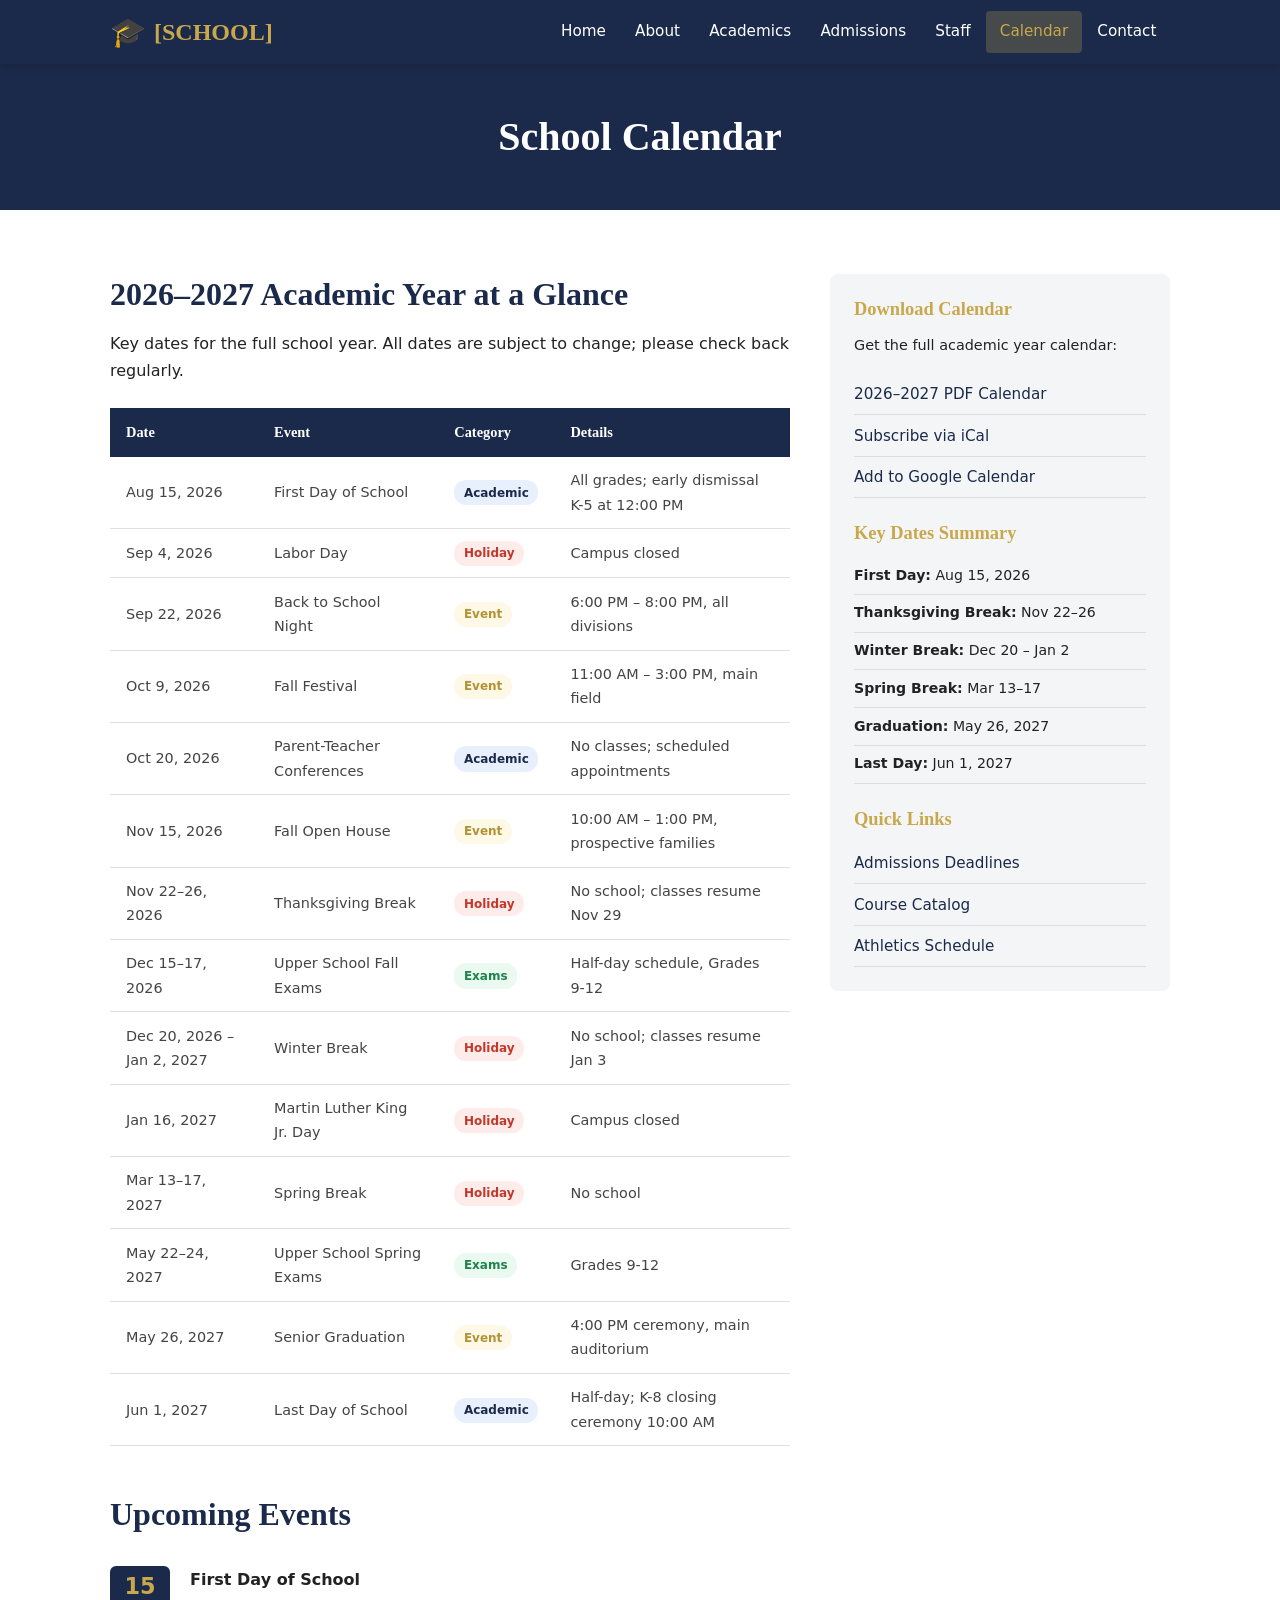
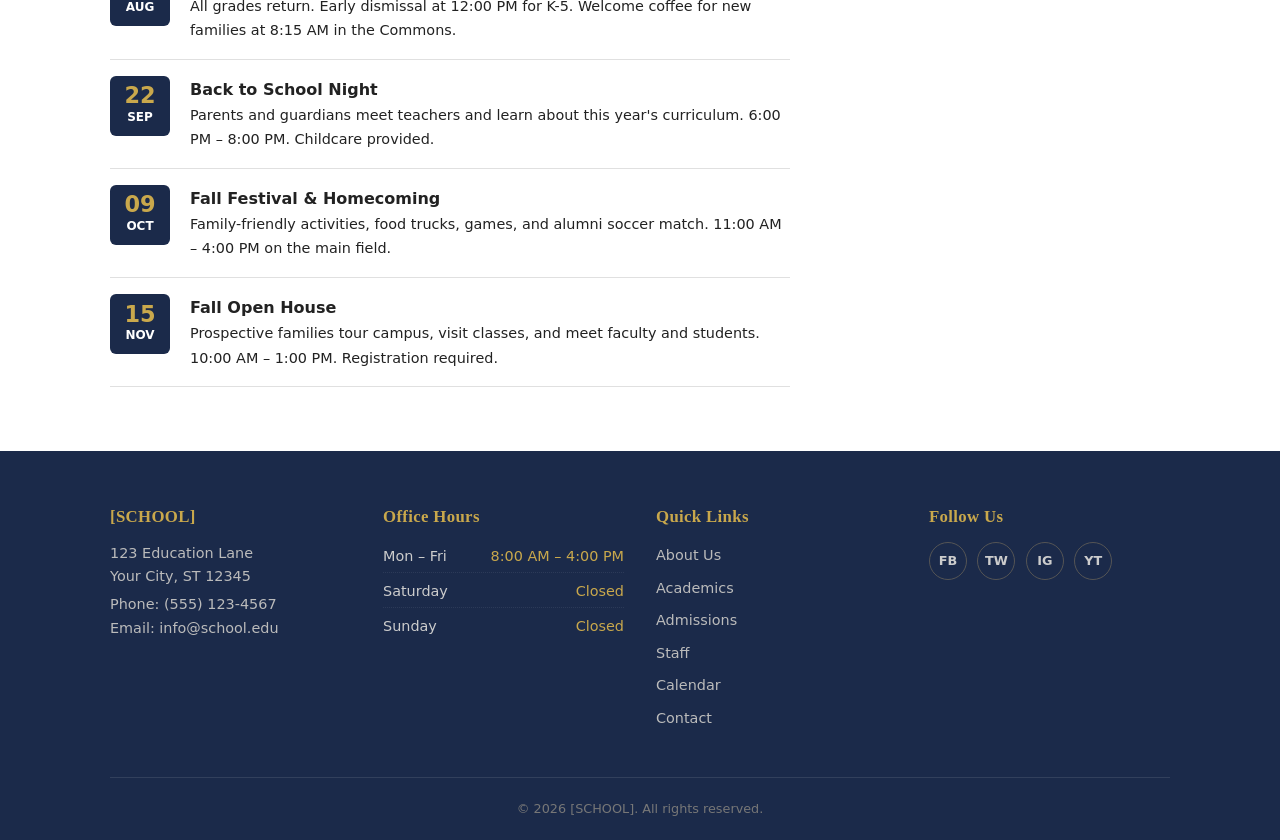
<file: calendar.html>
<!DOCTYPE html>
<html lang="en">
<head>
  <meta charset="UTF-8">
  <meta name="viewport" content="width=device-width, initial-scale=1.0">
  <meta name="description" content="[SCHOOL] Calendar — Upcoming events, holidays, and important dates.">
  <title>Calendar — [SCHOOL]</title>
  <!-- Open Graph / Social Sharing -->
  <meta property="og:title" content="[SCHOOL] Academic Calendar 2026–2027">
  <meta property="og:description" content="View [SCHOOL]'s full academic calendar for 2026–2027. Key dates, holidays, events, exam schedules, and important deadlines.">
  <meta property="og:type" content="website">
  <meta property="og:url" content="https://yourdomain.com/calendar.html">
  <meta property="og:image" content="https://yourdomain.com/images/og-default.jpg">
  <meta property="og:image:width" content="1200">
  <meta property="og:image:height" content="630">
  <meta name="twitter:card" content="summary_large_image">
  <!-- Favicon (inline SVG — navy rounded square with gold "S") -->
  <link rel="icon" href="data:image/svg+xml,%3Csvg xmlns='http://www.w3.org/2000/svg' viewBox='0 0 100 100'%3E%3Crect width='100' height='100' rx='20' fill='%231B2A4A'/%3E%3Ctext x='50' y='68' text-anchor='middle' font-family='Georgia,serif' font-weight='bold' font-size='60' fill='%23C9A84C'%3ES%3C/text%3E%3C/svg%3E">
  <link rel="apple-touch-icon" href="images/apple-touch-icon.png">
  <link rel="stylesheet" href="css/style.css">
</head>
<body>

  <!-- ==================== HEADER ==================== -->
  <header class="site-header">
    <div class="container header-inner">
      <a href="index.html" class="logo">
        <span class="logo-icon">&#x1F393;</span> <span>[SCHOOL]</span>
      </a>
      <button class="hamburger" aria-label="Toggle navigation">
        <span></span><span></span><span></span>
      </button>
      <nav>
        <ul class="main-nav">
          <li><a href="index.html">Home</a></li>
          <li><a href="about.html">About</a></li>
          <li><a href="academics.html">Academics</a></li>
          <li><a href="admissions.html">Admissions</a></li>
          <li><a href="staff.html">Staff</a></li>
          <li><a href="calendar.html">Calendar</a></li>
          <li><a href="contact.html">Contact</a></li>
        </ul>
      </nav>
    </div>
  </header>

<main>

  <!-- ==================== PAGE BANNER ==================== -->
  <section class="page-banner">
    <div class="container">
      <h1>School Calendar</h1>
    </div>
  </section>

  <!-- ==================== CALENDAR CONTENT ==================== -->
  <section class="section">
    <div class="container content-layout">

      <div>
        <h2>2026–2027 Academic Year at a Glance</h2>
        <p>Key dates for the full school year. All dates are subject to change; please check back regularly.</p>

        <div class="table-wrapper mt-3">
          <table class="cal-table">
            <thead>
              <tr>
                <th>Date</th>
                <th>Event</th>
                <th>Category</th>
                <th>Details</th>
              </tr>
            </thead>
            <tbody>
              <tr>
                <td>Aug 15, 2026</td>
                <td>First Day of School</td>
                <td><span class="event-tag tag-academic">Academic</span></td>
                <td>All grades; early dismissal K-5 at 12:00 PM</td>
              </tr>
              <tr>
                <td>Sep 4, 2026</td>
                <td>Labor Day</td>
                <td><span class="event-tag tag-holiday">Holiday</span></td>
                <td>Campus closed</td>
              </tr>
              <tr>
                <td>Sep 22, 2026</td>
                <td>Back to School Night</td>
                <td><span class="event-tag tag-event">Event</span></td>
                <td>6:00 PM – 8:00 PM, all divisions</td>
              </tr>
              <tr>
                <td>Oct 9, 2026</td>
                <td>Fall Festival</td>
                <td><span class="event-tag tag-event">Event</span></td>
                <td>11:00 AM – 3:00 PM, main field</td>
              </tr>
              <tr>
                <td>Oct 20, 2026</td>
                <td>Parent-Teacher Conferences</td>
                <td><span class="event-tag tag-academic">Academic</span></td>
                <td>No classes; scheduled appointments</td>
              </tr>
              <tr>
                <td>Nov 15, 2026</td>
                <td>Fall Open House</td>
                <td><span class="event-tag tag-event">Event</span></td>
                <td>10:00 AM – 1:00 PM, prospective families</td>
              </tr>
              <tr>
                <td>Nov 22–26, 2026</td>
                <td>Thanksgiving Break</td>
                <td><span class="event-tag tag-holiday">Holiday</span></td>
                <td>No school; classes resume Nov 29</td>
              </tr>
              <tr>
                <td>Dec 15–17, 2026</td>
                <td>Upper School Fall Exams</td>
                <td><span class="event-tag tag-exam">Exams</span></td>
                <td>Half-day schedule, Grades 9-12</td>
              </tr>
              <tr>
                <td>Dec 20, 2026 – Jan 2, 2027</td>
                <td>Winter Break</td>
                <td><span class="event-tag tag-holiday">Holiday</span></td>
                <td>No school; classes resume Jan 3</td>
              </tr>
              <tr>
                <td>Jan 16, 2027</td>
                <td>Martin Luther King Jr. Day</td>
                <td><span class="event-tag tag-holiday">Holiday</span></td>
                <td>Campus closed</td>
              </tr>
              <tr>
                <td>Mar 13–17, 2027</td>
                <td>Spring Break</td>
                <td><span class="event-tag tag-holiday">Holiday</span></td>
                <td>No school</td>
              </tr>
              <tr>
                <td>May 22–24, 2027</td>
                <td>Upper School Spring Exams</td>
                <td><span class="event-tag tag-exam">Exams</span></td>
                <td>Grades 9-12</td>
              </tr>
              <tr>
                <td>May 26, 2027</td>
                <td>Senior Graduation</td>
                <td><span class="event-tag tag-event">Event</span></td>
                <td>4:00 PM ceremony, main auditorium</td>
              </tr>
              <tr>
                <td>Jun 1, 2027</td>
                <td>Last Day of School</td>
                <td><span class="event-tag tag-academic">Academic</span></td>
                <td>Half-day; K-8 closing ceremony 10:00 AM</td>
              </tr>
            </tbody>
          </table>
        </div>

        <h2 class="mt-5">Upcoming Events</h2>

        <ul class="event-list">
          <li class="event-item">
            <div class="event-date">
              <span class="day">15</span>
              <span class="month">Aug</span>
            </div>
            <div>
              <strong>First Day of School</strong>
              <p style="margin:0; font-size:0.9rem;">All grades return. Early dismissal at 12:00 PM for K-5. Welcome coffee for new families at 8:15 AM in the Commons.</p>
            </div>
          </li>
          <li class="event-item">
            <div class="event-date">
              <span class="day">22</span>
              <span class="month">Sep</span>
            </div>
            <div>
              <strong>Back to School Night</strong>
              <p style="margin:0; font-size:0.9rem;">Parents and guardians meet teachers and learn about this year's curriculum. 6:00 PM – 8:00 PM. Childcare provided.</p>
            </div>
          </li>
          <li class="event-item">
            <div class="event-date">
              <span class="day">09</span>
              <span class="month">Oct</span>
            </div>
            <div>
              <strong>Fall Festival & Homecoming</strong>
              <p style="margin:0; font-size:0.9rem;">Family-friendly activities, food trucks, games, and alumni soccer match. 11:00 AM – 4:00 PM on the main field.</p>
            </div>
          </li>
          <li class="event-item">
            <div class="event-date">
              <span class="day">15</span>
              <span class="month">Nov</span>
            </div>
            <div>
              <strong>Fall Open House</strong>
              <p style="margin:0; font-size:0.9rem;">Prospective families tour campus, visit classes, and meet faculty and students. 10:00 AM – 1:00 PM. Registration required.</p>
            </div>
          </li>
        </ul>
      </div>

      <!-- Sidebar -->
      <aside class="sidebar">
        <h3>Download Calendar</h3>
        <p style="font-size:0.9rem;">Get the full academic year calendar:</p>
        <ul>
          <li><a href="#">2026–2027 PDF Calendar</a></li>
          <li><a href="#">Subscribe via iCal</a></li>
          <li><a href="#">Add to Google Calendar</a></li>
        </ul>

        <h3 class="mt-3">Key Dates Summary</h3>
        <ul style="font-size:0.88rem;">
          <li><strong>First Day:</strong> Aug 15, 2026</li>
          <li><strong>Thanksgiving Break:</strong> Nov 22–26</li>
          <li><strong>Winter Break:</strong> Dec 20 – Jan 2</li>
          <li><strong>Spring Break:</strong> Mar 13–17</li>
          <li><strong>Graduation:</strong> May 26, 2027</li>
          <li><strong>Last Day:</strong> Jun 1, 2027</li>
        </ul>

        <h3 class="mt-3">Quick Links</h3>
        <ul>
          <li><a href="admissions.html">Admissions Deadlines</a></li>
          <li><a href="academics.html">Course Catalog</a></li>
          <li><a href="#">Athletics Schedule</a></li>
        </ul>
      </aside>

    </div>
  </section>


</main>

  <!-- ==================== FOOTER ==================== -->
  <footer class="site-footer">
    <div class="container">
      <div class="footer-grid">
        <div class="footer-col">
          <h3>[SCHOOL]</h3>
          <p>123 Education Lane<br>Your City, ST 12345</p>
          <p>Phone: (555) 123-4567<br>Email: info@school.edu</p>
        </div>
        <div class="footer-col">
          <h3>Office Hours</h3>
          <ul class="hours-list">
            <li><span class="day">Mon – Fri</span> <span class="time">8:00 AM – 4:00 PM</span></li>
            <li><span class="day">Saturday</span> <span class="time">Closed</span></li>
            <li><span class="day">Sunday</span> <span class="time">Closed</span></li>
          </ul>
        </div>
        <div class="footer-col">
          <h3>Quick Links</h3>
          <ul>
            <li><a href="about.html">About Us</a></li>
            <li><a href="academics.html">Academics</a></li>
            <li><a href="admissions.html">Admissions</a></li>
            <li><a href="staff.html">Staff</a></li>
            <li><a href="calendar.html">Calendar</a></li>
            <li><a href="contact.html">Contact</a></li>
          </ul>
        </div>
        <div class="footer-col">
          <h3>Follow Us</h3>
          <div class="social-links">
            <a href="#" aria-label="Facebook">FB</a>
            <a href="#" aria-label="Twitter">TW</a>
            <a href="#" aria-label="Instagram">IG</a>
            <a href="#" aria-label="YouTube">YT</a>
          </div>
        </div>
      </div>
      <div class="footer-bottom">
        <p>&copy; 2026 [SCHOOL]. All rights reserved.</p>
      </div>
    </div>
  </footer>

  <script src="js/main.js" defer></script>
</body>
</html>
</file>
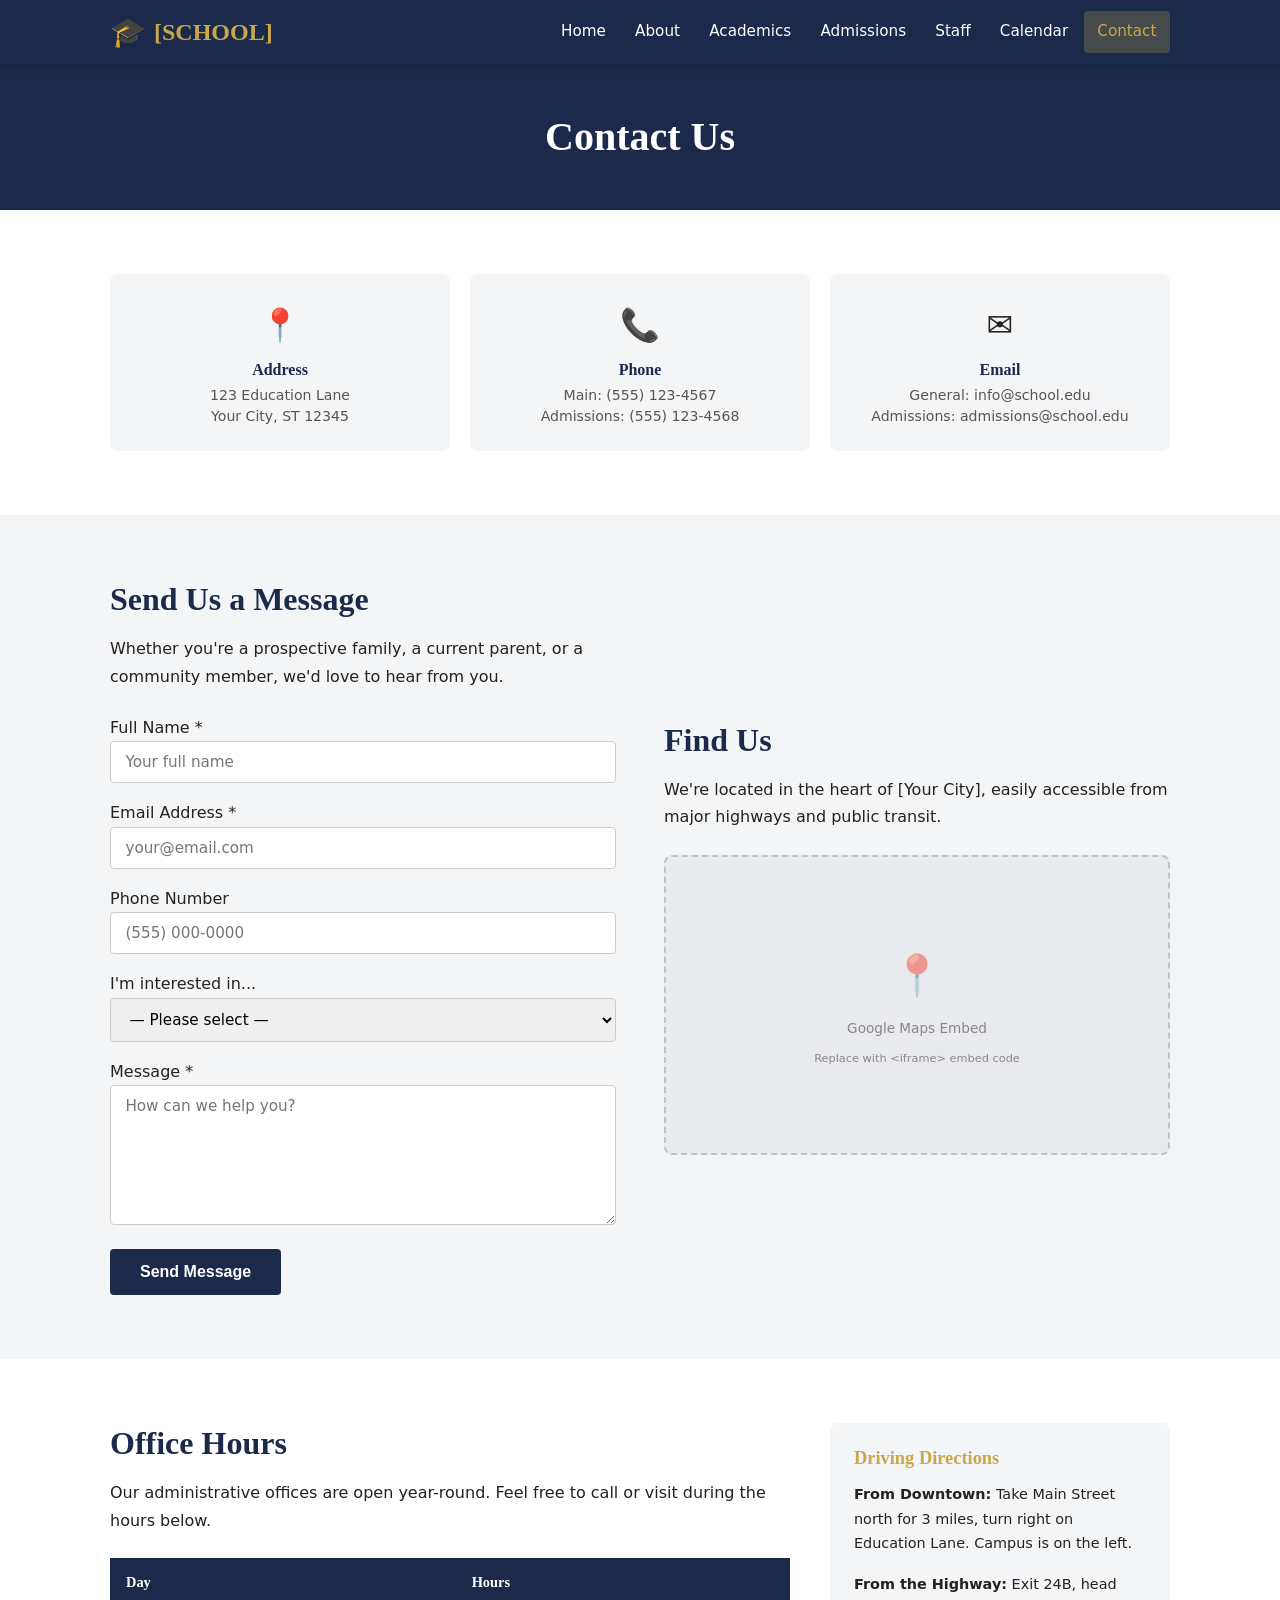
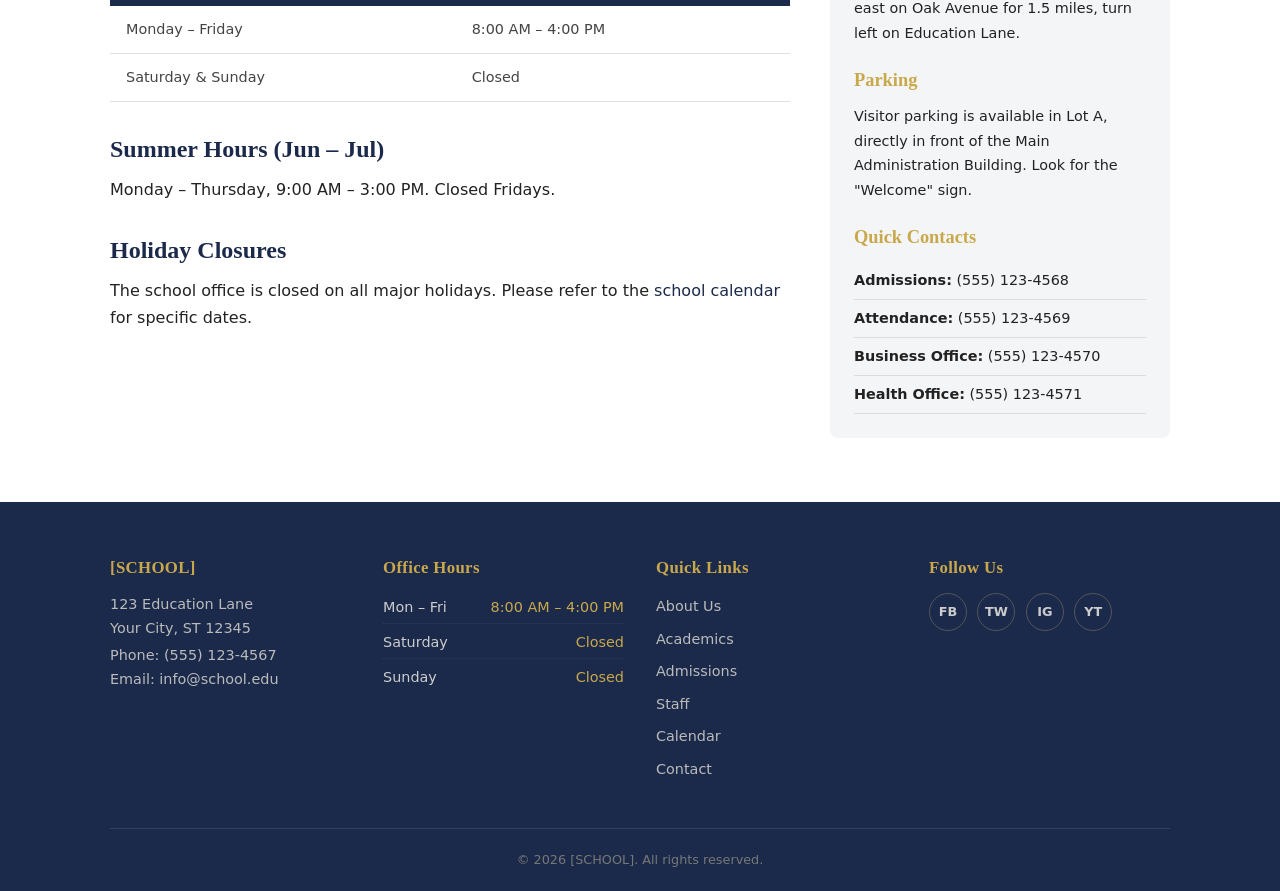
<file: contact.html>
<!DOCTYPE html>
<html lang="en">
<head>
  <meta charset="UTF-8">
  <meta name="viewport" content="width=device-width, initial-scale=1.0">
  <meta name="description" content="Contact [SCHOOL] — Get in touch with our admissions office, faculty, or administration.">
  <title>Contact — [SCHOOL]</title>
  <!-- Open Graph / Social Sharing -->
  <meta property="og:title" content="Contact [SCHOOL] — Get in Touch">
  <meta property="og:description" content="Contact [SCHOOL] — find our address, phone numbers, office hours, and send us a message. Schedule a campus visit today.">
  <meta property="og:type" content="website">
  <meta property="og:url" content="https://yourdomain.com/contact.html">
  <meta property="og:image" content="https://yourdomain.com/images/og-default.jpg">
  <meta property="og:image:width" content="1200">
  <meta property="og:image:height" content="630">
  <meta name="twitter:card" content="summary_large_image">
  <!-- Favicon (inline SVG — navy rounded square with gold "S") -->
  <link rel="icon" href="data:image/svg+xml,%3Csvg xmlns='http://www.w3.org/2000/svg' viewBox='0 0 100 100'%3E%3Crect width='100' height='100' rx='20' fill='%231B2A4A'/%3E%3Ctext x='50' y='68' text-anchor='middle' font-family='Georgia,serif' font-weight='bold' font-size='60' fill='%23C9A84C'%3ES%3C/text%3E%3C/svg%3E">
  <link rel="apple-touch-icon" href="images/apple-touch-icon.png">
  <link rel="stylesheet" href="css/style.css">
</head>
<body>

  <!-- ==================== HEADER ==================== -->
  <header class="site-header">
    <div class="container header-inner">
      <a href="index.html" class="logo">
        <span class="logo-icon">&#x1F393;</span> <span>[SCHOOL]</span>
      </a>
      <button class="hamburger" aria-label="Toggle navigation">
        <span></span><span></span><span></span>
      </button>
      <nav>
        <ul class="main-nav">
          <li><a href="index.html">Home</a></li>
          <li><a href="about.html">About</a></li>
          <li><a href="academics.html">Academics</a></li>
          <li><a href="admissions.html">Admissions</a></li>
          <li><a href="staff.html">Staff</a></li>
          <li><a href="calendar.html">Calendar</a></li>
          <li><a href="contact.html">Contact</a></li>
        </ul>
      </nav>
    </div>
  </header>

<main>

  <!-- ==================== PAGE BANNER ==================== -->
  <section class="page-banner">
    <div class="container">
      <h1>Contact Us</h1>
    </div>
  </section>

  <!-- ==================== CONTACT CARDS ==================== -->
  <section class="section">
    <div class="container">

      <div class="contact-cards">
        <div class="contact-card">
          <div class="cc-icon">&#x1F4CD;</div>
          <h4>Address</h4>
          <p>123 Education Lane<br>Your City, ST 12345</p>
        </div>
        <div class="contact-card">
          <div class="cc-icon">&#x1F4DE;</div>
          <h4>Phone</h4>
          <p>Main: (555) 123-4567<br>Admissions: (555) 123-4568</p>
        </div>
        <div class="contact-card">
          <div class="cc-icon">&#x2709;&#xFE0F;</div>
          <h4>Email</h4>
          <p>General: info@school.edu<br>Admissions: admissions@school.edu</p>
        </div>
      </div>
    </div>
  </section>

  <!-- ==================== FORM + MAP ==================== -->
  <section class="section" style="background:#F4F5F7;">
    <div class="container">

      <div class="about-teaser">
        <!-- Contact Form -->
        <div>
          <h2>Send Us a Message</h2>
          <p>Whether you're a prospective family, a current parent, or a community member, we'd love to hear from you.</p>

          <!--
            FORMSPREE SETUP (2-minute, no-cost):
            1. Go to https://formspree.io and create a free account
            2. Click "New Form", copy your unique form ID (looks like: xxxxxxxxx)
            3. Replace YOUR_FORM_ID in the action URL below:
               action="https://formspree.io/f/YOUR_FORM_ID"
            4. That's it — submissions will forward to the email you registered with

            TRADEOFF vs PHP mail():
            - Formspree: no server code, reliable delivery, spam filtering,
              works with static .html. Free tier = 50 submissions/month.
            - PHP mail(): self-hosted, no limits, but often flagged as spam,
              requires renaming page to .php, needs careful header config.
          -->

          <form class="contact-form mt-3"
                action="https://formspree.io/f/YOUR_FORM_ID"
                method="POST"
                id="contactForm"
                novalidate>

            <!-- Success / error message container (hidden by default) -->
            <div class="form-message" id="formMessage" role="alert"></div>

            <label for="name">Full Name *</label>
            <input type="text" id="name" name="name" placeholder="Your full name" required autocomplete="name">

            <label for="email">Email Address *</label>
            <input type="email" id="email" name="email" placeholder="your@email.com" required autocomplete="email">

            <label for="phone">Phone Number</label>
            <input type="tel" id="phone" name="phone" placeholder="(555) 000-0000" autocomplete="tel">

            <label for="topic">I'm interested in...</label>
            <select id="topic" name="topic">
              <option value="">— Please select —</option>
              <option value="Admissions & Visiting Campus">Admissions & Visiting Campus</option>
              <option value="Academics & Curriculum">Academics & Curriculum</option>
              <option value="Athletics & Extracurriculars">Athletics & Extracurriculars</option>
              <option value="General Inquiry">General Inquiry</option>
              <option value="Other">Other</option>
            </select>

            <label for="message">Message *</label>
            <textarea id="message" name="message" placeholder="How can we help you?" required></textarea>

            <!-- Honeypot: invisible to humans, catches bots -->
            <input type="text" name="_gotcha" style="display:none" tabindex="-1" autocomplete="off">

            <!-- Custom subject line for received emails -->
            <input type="hidden" name="_subject" value="New message from [SCHOOL] website">

            <button type="submit" class="btn btn-primary" id="formSubmitBtn">Send Message</button>
          </form>
        </div>

        <!-- Map Placeholder -->
        <div>
          <h2>Find Us</h2>
          <p>We're located in the heart of [Your City], easily accessible from major highways and public transit.</p>
          <!-- [EMBED: Google Maps iframe — replace src with your actual map embed URL] -->
          <div class="map-placeholder mt-3" role="img" aria-label="Map showing [SCHOOL] location at 123 Education Lane">
            Google Maps Embed<br>
            <small style="display:block; margin-top:0.5rem;">Replace with &lt;iframe&gt; embed code</small>
          </div>
        </div>
      </div>

    </div>
  </section>

  <!-- ==================== OFFICE HOURS & DIRECTIONS ==================== -->
  <section class="section">
    <div class="container content-layout">

      <div>
        <h2>Office Hours</h2>
        <p>Our administrative offices are open year-round. Feel free to call or visit during the hours below.</p>

        <table class="cal-table mt-3" style="min-width:auto;">
          <thead>
            <tr><th>Day</th><th>Hours</th></tr>
          </thead>
          <tbody>
            <tr><td>Monday – Friday</td><td>8:00 AM – 4:00 PM</td></tr>
            <tr><td>Saturday & Sunday</td><td>Closed</td></tr>
          </tbody>
        </table>

        <h3 class="mt-4">Summer Hours (Jun – Jul)</h3>
        <p>Monday – Thursday, 9:00 AM – 3:00 PM. Closed Fridays.</p>

        <h3 class="mt-4">Holiday Closures</h3>
        <p>The school office is closed on all major holidays. Please refer to the <a href="calendar.html">school calendar</a> for specific dates.</p>
      </div>

      <aside class="sidebar">
        <h3>Driving Directions</h3>
        <p style="font-size:0.9rem;"><strong>From Downtown:</strong> Take Main Street north for 3 miles, turn right on Education Lane. Campus is on the left.</p>
        <p style="font-size:0.9rem;"><strong>From the Highway:</strong> Exit 24B, head east on Oak Avenue for 1.5 miles, turn left on Education Lane.</p>

        <h3 class="mt-3">Parking</h3>
        <p style="font-size:0.9rem;">Visitor parking is available in Lot A, directly in front of the Main Administration Building. Look for the "Welcome" sign.</p>

        <h3 class="mt-3">Quick Contacts</h3>
        <ul style="font-size:0.9rem;">
          <li><strong>Admissions:</strong> (555) 123-4568</li>
          <li><strong>Attendance:</strong> (555) 123-4569</li>
          <li><strong>Business Office:</strong> (555) 123-4570</li>
          <li><strong>Health Office:</strong> (555) 123-4571</li>
        </ul>
      </aside>

    </div>
  </section>


</main>

  <!-- ==================== FOOTER ==================== -->
  <footer class="site-footer">
    <div class="container">
      <div class="footer-grid">
        <div class="footer-col">
          <h3>[SCHOOL]</h3>
          <p>123 Education Lane<br>Your City, ST 12345</p>
          <p>Phone: (555) 123-4567<br>Email: info@school.edu</p>
        </div>
        <div class="footer-col">
          <h3>Office Hours</h3>
          <ul class="hours-list">
            <li><span class="day">Mon – Fri</span> <span class="time">8:00 AM – 4:00 PM</span></li>
            <li><span class="day">Saturday</span> <span class="time">Closed</span></li>
            <li><span class="day">Sunday</span> <span class="time">Closed</span></li>
          </ul>
        </div>
        <div class="footer-col">
          <h3>Quick Links</h3>
          <ul>
            <li><a href="about.html">About Us</a></li>
            <li><a href="academics.html">Academics</a></li>
            <li><a href="admissions.html">Admissions</a></li>
            <li><a href="staff.html">Staff</a></li>
            <li><a href="calendar.html">Calendar</a></li>
            <li><a href="contact.html">Contact</a></li>
          </ul>
        </div>
        <div class="footer-col">
          <h3>Follow Us</h3>
          <div class="social-links">
            <a href="#" aria-label="Facebook">FB</a>
            <a href="#" aria-label="Twitter">TW</a>
            <a href="#" aria-label="Instagram">IG</a>
            <a href="#" aria-label="YouTube">YT</a>
          </div>
        </div>
      </div>
      <div class="footer-bottom">
        <p>&copy; 2026 [SCHOOL]. All rights reserved.</p>
      </div>
    </div>
  </footer>

  <script src="js/main.js" defer></script>
</body>
</html>
</file>
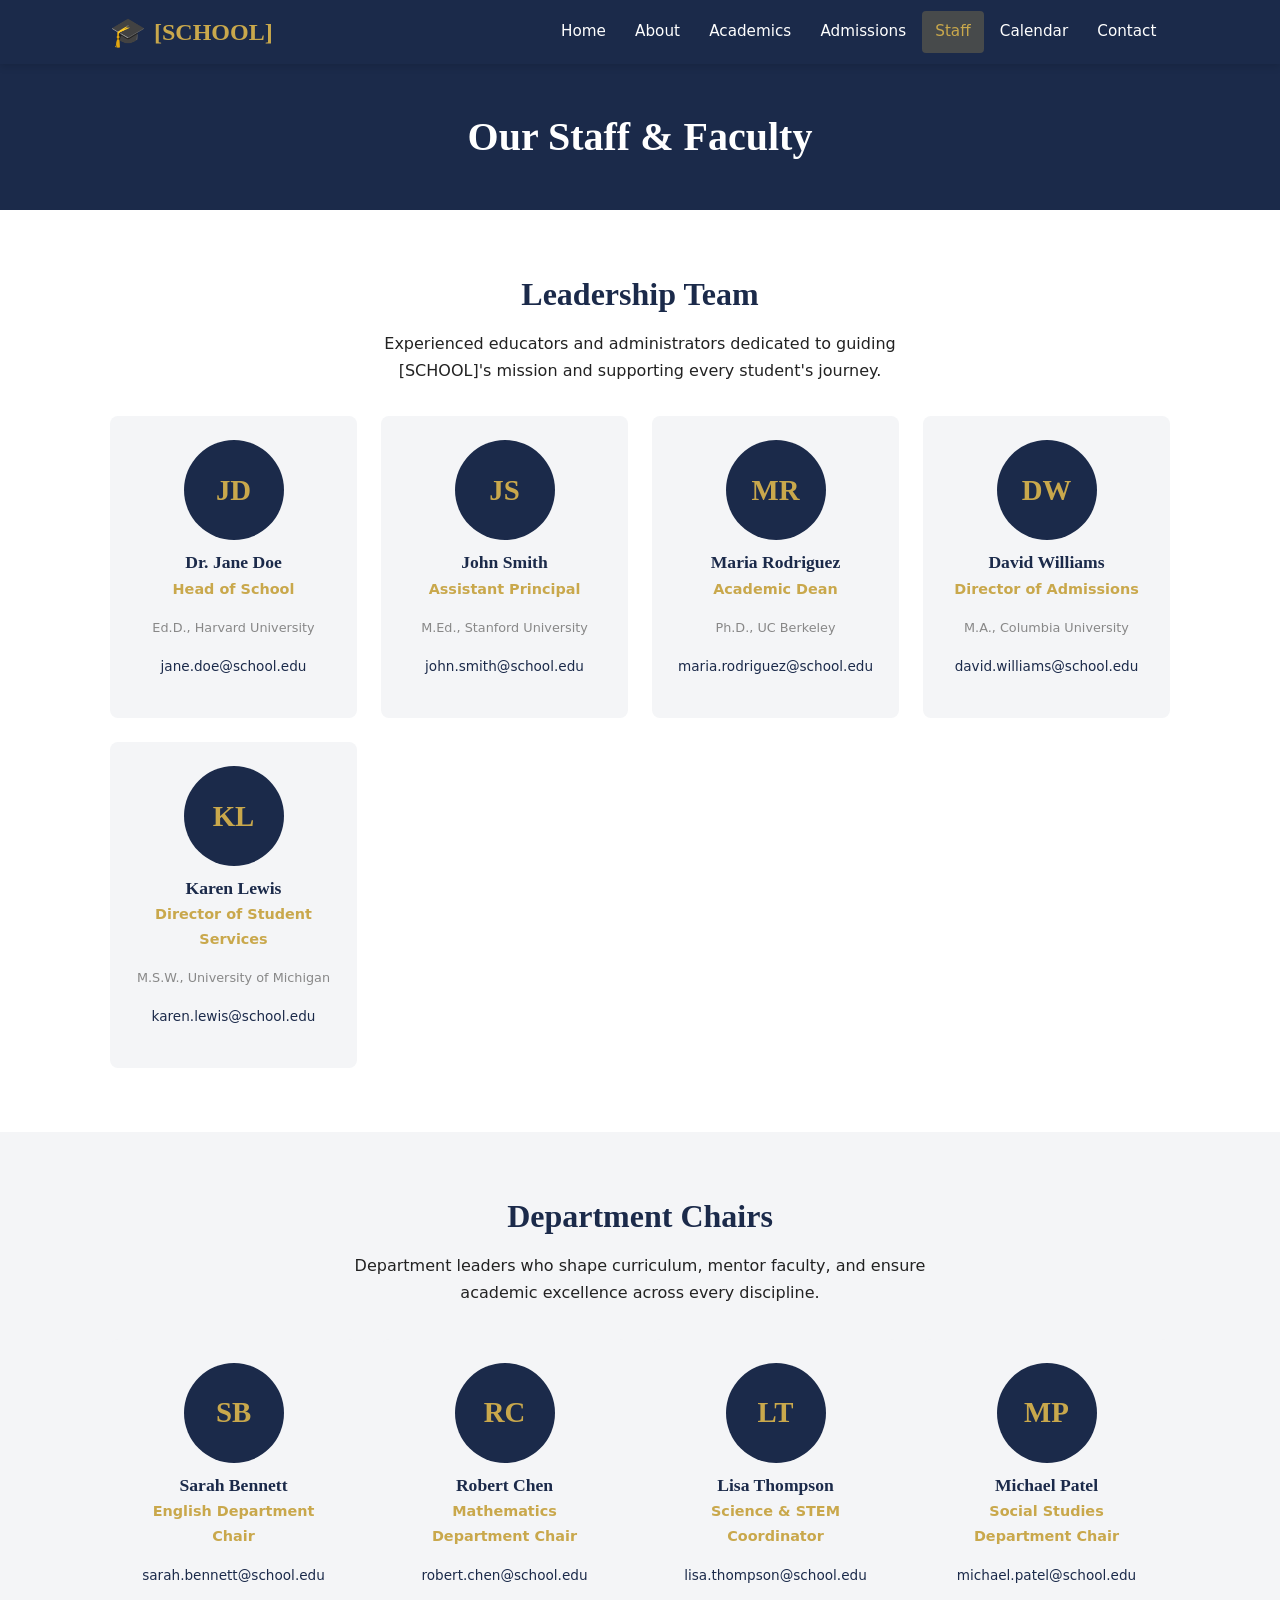
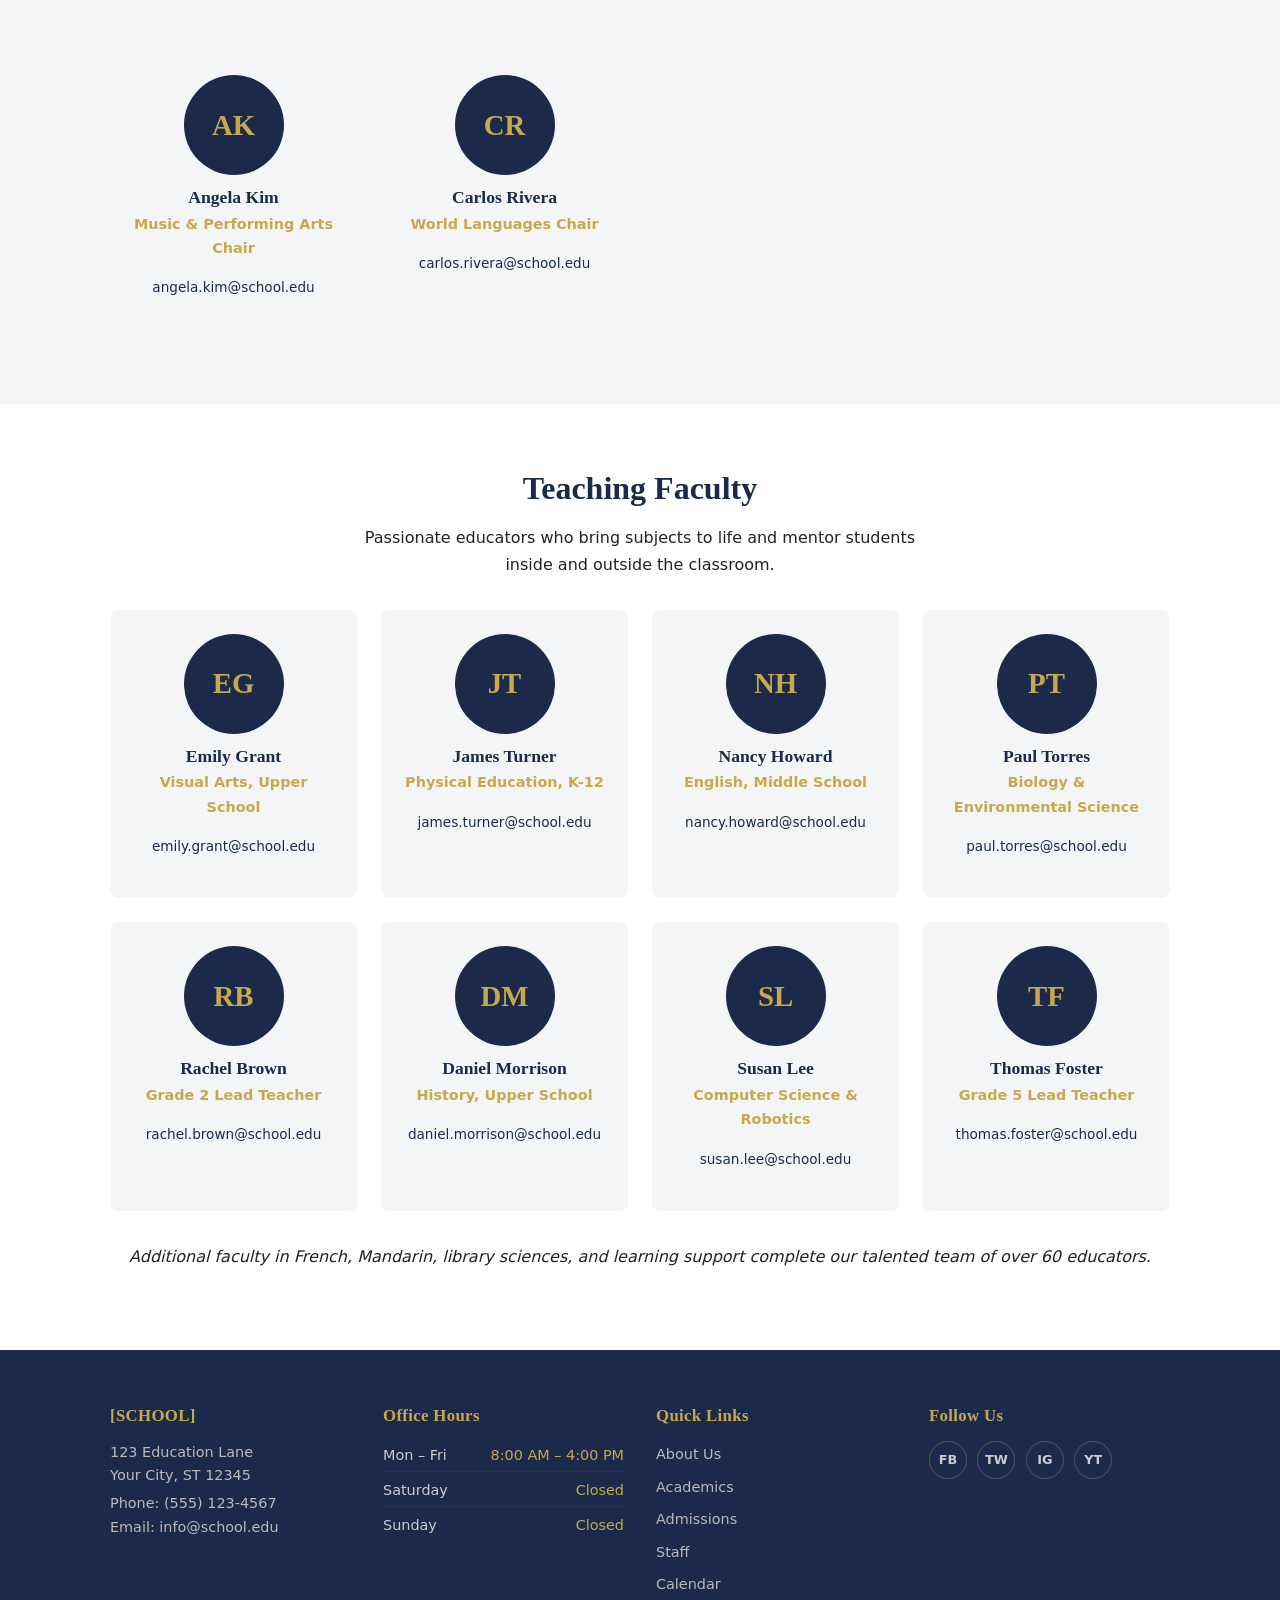
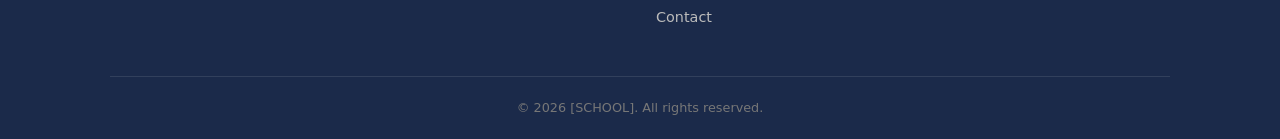
<file: staff.html>
<!DOCTYPE html>
<html lang="en">
<head>
  <meta charset="UTF-8">
  <meta name="viewport" content="width=device-width, initial-scale=1.0">
  <meta name="description" content="Staff & Faculty at [SCHOOL] — Meet our dedicated team of educators and administrators.">
  <title>Staff — [SCHOOL]</title>
  <!-- Open Graph / Social Sharing -->
  <meta property="og:title" content="Staff &amp; Faculty at [SCHOOL]">
  <meta property="og:description" content="Meet the dedicated faculty and staff at [SCHOOL]. Our leadership team and passionate teachers are committed to every student's success.">
  <meta property="og:type" content="website">
  <meta property="og:url" content="https://yourdomain.com/staff.html">
  <meta property="og:image" content="https://yourdomain.com/images/og-default.jpg">
  <meta property="og:image:width" content="1200">
  <meta property="og:image:height" content="630">
  <meta name="twitter:card" content="summary_large_image">
  <!-- Favicon (inline SVG — navy rounded square with gold "S") -->
  <link rel="icon" href="data:image/svg+xml,%3Csvg xmlns='http://www.w3.org/2000/svg' viewBox='0 0 100 100'%3E%3Crect width='100' height='100' rx='20' fill='%231B2A4A'/%3E%3Ctext x='50' y='68' text-anchor='middle' font-family='Georgia,serif' font-weight='bold' font-size='60' fill='%23C9A84C'%3ES%3C/text%3E%3C/svg%3E">
  <link rel="apple-touch-icon" href="images/apple-touch-icon.png">
  <link rel="stylesheet" href="css/style.css">
</head>
<body>

  <!-- ==================== HEADER ==================== -->
  <header class="site-header">
    <div class="container header-inner">
      <a href="index.html" class="logo">
        <span class="logo-icon">&#x1F393;</span> <span>[SCHOOL]</span>
      </a>
      <button class="hamburger" aria-label="Toggle navigation">
        <span></span><span></span><span></span>
      </button>
      <nav>
        <ul class="main-nav">
          <li><a href="index.html">Home</a></li>
          <li><a href="about.html">About</a></li>
          <li><a href="academics.html">Academics</a></li>
          <li><a href="admissions.html">Admissions</a></li>
          <li><a href="staff.html">Staff</a></li>
          <li><a href="calendar.html">Calendar</a></li>
          <li><a href="contact.html">Contact</a></li>
        </ul>
      </nav>
    </div>
  </header>

<main>

  <!-- ==================== PAGE BANNER ==================== -->
  <section class="page-banner">
    <div class="container">
      <h1>Our Staff & Faculty</h1>
    </div>
  </section>

  <!-- ==================== LEADERSHIP TEAM ==================== -->
  <section class="section">
    <div class="container">

      <h2 style="text-align:center;">Leadership Team</h2>
      <p style="text-align:center; max-width:600px; margin:0 auto 2rem;">
        Experienced educators and administrators dedicated to guiding [SCHOOL]'s mission and supporting every student's journey.
      </p>

      <div class="staff-grid">
        <div class="staff-card">
          <!-- [IMAGE: Dr. Jane Doe headshot — <img src="images/staff/jane-doe.jpg" alt="Dr. Jane Doe, Head of School" loading="lazy">] -->
          <div class="staff-photo" role="img" aria-label="Photo of Dr. Jane Doe, Head of School">JD</div>
          <h3>Dr. Jane Doe</h3>
          <p class="role">Head of School</p>
          <p style="font-size:0.8rem; color:#888;">Ed.D., Harvard University</p>
          <p style="font-size:0.85rem;"><a href="mailto:jane.doe@school.edu">jane.doe@school.edu</a></p>
        </div>
        <div class="staff-card">
          <!-- [IMAGE: John Smith headshot — <img src="images/staff/john-smith.jpg" alt="John Smith, Assistant Principal" loading="lazy">] -->
          <div class="staff-photo" role="img" aria-label="Photo of John Smith, Assistant Principal">JS</div>
          <h3>John Smith</h3>
          <p class="role">Assistant Principal</p>
          <p style="font-size:0.8rem; color:#888;">M.Ed., Stanford University</p>
          <p style="font-size:0.85rem;"><a href="mailto:john.smith@school.edu">john.smith@school.edu</a></p>
        </div>
        <div class="staff-card">
          <!-- [IMAGE: Maria Rodriguez headshot — <img src="images/staff/maria-rodriguez.jpg" alt="Maria Rodriguez, Academic Dean" loading="lazy">] -->
          <div class="staff-photo" role="img" aria-label="Photo of Maria Rodriguez, Academic Dean">MR</div>
          <h3>Maria Rodriguez</h3>
          <p class="role">Academic Dean</p>
          <p style="font-size:0.8rem; color:#888;">Ph.D., UC Berkeley</p>
          <p style="font-size:0.85rem;"><a href="mailto:maria.rodriguez@school.edu">maria.rodriguez@school.edu</a></p>
        </div>
        <div class="staff-card">
          <!-- [IMAGE: David Williams headshot — <img src="images/staff/david-williams.jpg" alt="David Williams, Director of Admissions" loading="lazy">] -->
          <div class="staff-photo" role="img" aria-label="Photo of David Williams, Director of Admissions">DW</div>
          <h3>David Williams</h3>
          <p class="role">Director of Admissions</p>
          <p style="font-size:0.8rem; color:#888;">M.A., Columbia University</p>
          <p style="font-size:0.85rem;"><a href="mailto:david.williams@school.edu">david.williams@school.edu</a></p>
        </div>
        <div class="staff-card">
          <!-- [IMAGE: Karen Lewis headshot — <img src="images/staff/karen-lewis.jpg" alt="Karen Lewis, Director of Student Services" loading="lazy">] -->
          <div class="staff-photo" role="img" aria-label="Photo of Karen Lewis, Director of Student Services">KL</div>
          <h3>Karen Lewis</h3>
          <p class="role">Director of Student Services</p>
          <p style="font-size:0.8rem; color:#888;">M.S.W., University of Michigan</p>
          <p style="font-size:0.85rem;"><a href="mailto:karen.lewis@school.edu">karen.lewis@school.edu</a></p>
        </div>
      </div>
    </div>
  </section>

  <!-- ==================== DEPARTMENT HEADS ==================== -->
  <section class="section" style="background:#F4F5F7;">
    <div class="container">

      <h2 style="text-align:center;">Department Chairs</h2>
      <p style="text-align:center; max-width:600px; margin:0 auto 2rem;">
        Department leaders who shape curriculum, mentor faculty, and ensure academic excellence across every discipline.
      </p>

      <div class="staff-grid">
        <div class="staff-card">
          <div class="staff-photo" role="img" aria-label="Photo of Sarah Bennett, English Department Chair">SB</div>
          <h3>Sarah Bennett</h3>
          <p class="role">English Department Chair</p>
          <p style="font-size:0.85rem;"><a href="mailto:sarah.bennett@school.edu">sarah.bennett@school.edu</a></p>
        </div>
        <div class="staff-card">
          <div class="staff-photo" role="img" aria-label="Photo of Robert Chen, Mathematics Department Chair">RC</div>
          <h3>Robert Chen</h3>
          <p class="role">Mathematics Department Chair</p>
          <p style="font-size:0.85rem;"><a href="mailto:robert.chen@school.edu">robert.chen@school.edu</a></p>
        </div>
        <div class="staff-card">
          <div class="staff-photo" role="img" aria-label="Photo of Lisa Thompson, Science & STEM Coordinator">LT</div>
          <h3>Lisa Thompson</h3>
          <p class="role">Science & STEM Coordinator</p>
          <p style="font-size:0.85rem;"><a href="mailto:lisa.thompson@school.edu">lisa.thompson@school.edu</a></p>
        </div>
        <div class="staff-card">
          <div class="staff-photo" role="img" aria-label="Photo of Michael Patel, Social Studies Department Chair">MP</div>
          <h3>Michael Patel</h3>
          <p class="role">Social Studies Department Chair</p>
          <p style="font-size:0.85rem;"><a href="mailto:michael.patel@school.edu">michael.patel@school.edu</a></p>
        </div>
        <div class="staff-card">
          <div class="staff-photo" role="img" aria-label="Photo of Angela Kim, Music & Performing Arts Chair">AK</div>
          <h3>Angela Kim</h3>
          <p class="role">Music & Performing Arts Chair</p>
          <p style="font-size:0.85rem;"><a href="mailto:angela.kim@school.edu">angela.kim@school.edu</a></p>
        </div>
        <div class="staff-card">
          <div class="staff-photo" role="img" aria-label="Photo of Carlos Rivera, World Languages Chair">CR</div>
          <h3>Carlos Rivera</h3>
          <p class="role">World Languages Chair</p>
          <p style="font-size:0.85rem;"><a href="mailto:carlos.rivera@school.edu">carlos.rivera@school.edu</a></p>
        </div>
      </div>
    </div>
  </section>

  <!-- ==================== TEACHING FACULTY ==================== -->
  <section class="section">
    <div class="container">

      <h2 style="text-align:center;">Teaching Faculty</h2>
      <p style="text-align:center; max-width:600px; margin:0 auto 2rem;">
        Passionate educators who bring subjects to life and mentor students inside and outside the classroom.
      </p>

      <div class="staff-grid">
        <div class="staff-card">
          <div class="staff-photo" role="img" aria-label="Photo of Emily Grant, Visual Arts Teacher">EG</div>
          <h3>Emily Grant</h3>
          <p class="role">Visual Arts, Upper School</p>
          <p style="font-size:0.85rem;"><a href="mailto:emily.grant@school.edu">emily.grant@school.edu</a></p>
        </div>
        <div class="staff-card">
          <div class="staff-photo" role="img" aria-label="Photo of James Turner, Physical Education Teacher">JT</div>
          <h3>James Turner</h3>
          <p class="role">Physical Education, K-12</p>
          <p style="font-size:0.85rem;"><a href="mailto:james.turner@school.edu">james.turner@school.edu</a></p>
        </div>
        <div class="staff-card">
          <div class="staff-photo" role="img" aria-label="Photo of Nancy Howard, English Teacher">NH</div>
          <h3>Nancy Howard</h3>
          <p class="role">English, Middle School</p>
          <p style="font-size:0.85rem;"><a href="mailto:nancy.howard@school.edu">nancy.howard@school.edu</a></p>
        </div>
        <div class="staff-card">
          <div class="staff-photo" role="img" aria-label="Photo of Paul Torres, Biology Teacher">PT</div>
          <h3>Paul Torres</h3>
          <p class="role">Biology & Environmental Science</p>
          <p style="font-size:0.85rem;"><a href="mailto:paul.torres@school.edu">paul.torres@school.edu</a></p>
        </div>
        <div class="staff-card">
          <div class="staff-photo" role="img" aria-label="Photo of Rachel Brown, Grade 2 Lead Teacher">RB</div>
          <h3>Rachel Brown</h3>
          <p class="role">Grade 2 Lead Teacher</p>
          <p style="font-size:0.85rem;"><a href="mailto:rachel.brown@school.edu">rachel.brown@school.edu</a></p>
        </div>
        <div class="staff-card">
          <div class="staff-photo" role="img" aria-label="Photo of Daniel Morrison, History Teacher">DM</div>
          <h3>Daniel Morrison</h3>
          <p class="role">History, Upper School</p>
          <p style="font-size:0.85rem;"><a href="mailto:daniel.morrison@school.edu">daniel.morrison@school.edu</a></p>
        </div>
        <div class="staff-card">
          <div class="staff-photo" role="img" aria-label="Photo of Susan Lee, Computer Science Teacher">SL</div>
          <h3>Susan Lee</h3>
          <p class="role">Computer Science & Robotics</p>
          <p style="font-size:0.85rem;"><a href="mailto:susan.lee@school.edu">susan.lee@school.edu</a></p>
        </div>
        <div class="staff-card">
          <div class="staff-photo" role="img" aria-label="Photo of Thomas Foster, Grade 5 Lead Teacher">TF</div>
          <h3>Thomas Foster</h3>
          <p class="role">Grade 5 Lead Teacher</p>
          <p style="font-size:0.85rem;"><a href="mailto:thomas.foster@school.edu">thomas.foster@school.edu</a></p>
        </div>
      </div>

      <p style="text-align:center; margin-top:2rem;">
        <em>Additional faculty in French, Mandarin, library sciences, and learning support complete our talented team of over 60 educators.</em>
      </p>

    </div>
  </section>


</main>

  <!-- ==================== FOOTER ==================== -->
  <footer class="site-footer">
    <div class="container">
      <div class="footer-grid">
        <div class="footer-col">
          <h3>[SCHOOL]</h3>
          <p>123 Education Lane<br>Your City, ST 12345</p>
          <p>Phone: (555) 123-4567<br>Email: info@school.edu</p>
        </div>
        <div class="footer-col">
          <h3>Office Hours</h3>
          <ul class="hours-list">
            <li><span class="day">Mon – Fri</span> <span class="time">8:00 AM – 4:00 PM</span></li>
            <li><span class="day">Saturday</span> <span class="time">Closed</span></li>
            <li><span class="day">Sunday</span> <span class="time">Closed</span></li>
          </ul>
        </div>
        <div class="footer-col">
          <h3>Quick Links</h3>
          <ul>
            <li><a href="about.html">About Us</a></li>
            <li><a href="academics.html">Academics</a></li>
            <li><a href="admissions.html">Admissions</a></li>
            <li><a href="staff.html">Staff</a></li>
            <li><a href="calendar.html">Calendar</a></li>
            <li><a href="contact.html">Contact</a></li>
          </ul>
        </div>
        <div class="footer-col">
          <h3>Follow Us</h3>
          <div class="social-links">
            <a href="#" aria-label="Facebook">FB</a>
            <a href="#" aria-label="Twitter">TW</a>
            <a href="#" aria-label="Instagram">IG</a>
            <a href="#" aria-label="YouTube">YT</a>
          </div>
        </div>
      </div>
      <div class="footer-bottom">
        <p>&copy; 2026 [SCHOOL]. All rights reserved.</p>
      </div>
    </div>
  </footer>

  <script src="js/main.js" defer></script>
</body>
</html>
</file>
<file: css/style.css>
/* ============================================================
   [SCHOOL] — Design System & Global Styles
   Brand Colors: Navy #1B2A4A  |  Gold #C9A84C  |  White #FFFFFF
   Neutral:     Light Gray #F4F5F7  |  Dark Text #222222
   ============================================================ */

/* ----- Reset & Base ----- */
*,
*::before,
*::after {
  margin: 0;
  padding: 0;
  box-sizing: border-box;
}

html {
  scroll-behavior: smooth;
}

body {
  font-family: system-ui, -apple-system, "Segoe UI", Roboto, Helvetica, Arial, sans-serif;
  font-size: 1rem;
  line-height: 1.7;
  color: #222;
  background-color: #fff;
}

/* ----- Typography ----- */
h1, h2, h3, h4, h5, h6 {
  font-family: Georgia, "Times New Roman", Times, serif;
  font-weight: 700;
  line-height: 1.25;
  color: #1B2A4A;
  margin-bottom: 0.5em;
}

h1 { font-size: 2.5rem; }
h2 { font-size: 2rem; }
h3 { font-size: 1.5rem; }
h4 { font-size: 1.25rem; }

p { margin-bottom: 1rem; }

a {
  color: #1B2A4A;
  text-decoration: none;
  transition: color 0.2s ease;
}
a:hover { color: #C9A84C; }

/* ----- Spacing Scale ----- */
.mt-1  { margin-top: 0.5rem; }
.mt-2  { margin-top: 1rem; }
.mt-3  { margin-top: 1.5rem; }
.mt-4  { margin-top: 2rem; }
.mt-5  { margin-top: 3rem; }
.mb-1  { margin-bottom: 0.5rem; }
.mb-2  { margin-bottom: 1rem; }
.mb-3  { margin-bottom: 1.5rem; }
.mb-4  { margin-bottom: 2rem; }
.mb-5  { margin-bottom: 3rem; }
.pt-2  { padding-top: 1rem; }
.pt-4  { padding-top: 2rem; }
.pt-5  { padding-top: 3rem; }
.pb-2  { padding-bottom: 1rem; }
.pb-4  { padding-bottom: 2rem; }
.pb-5  { padding-bottom: 3rem; }

/* ----- Layout Helpers ----- */
.container {
  width: 100%;
  max-width: 1100px;
  margin-left: auto;
  margin-right: auto;
  padding-left: 1.25rem;
  padding-right: 1.25rem;
}

.section {
  padding: 4rem 0;
}

/* ----- Buttons ----- */
.btn {
  display: inline-block;
  padding: 0.75rem 1.75rem;
  font-size: 1rem;
  font-weight: 600;
  border: 2px solid transparent;
  border-radius: 4px;
  cursor: pointer;
  text-align: center;
  transition: background-color 0.25s ease, color 0.25s ease, border-color 0.25s ease;
}
.btn-primary {
  background-color: #1B2A4A;
  color: #fff;
  border-color: #1B2A4A;
}
.btn-primary:hover {
  background-color: #C9A84C;
  border-color: #C9A84C;
  color: #fff;
}
.btn-outline {
  background-color: transparent;
  color: #1B2A4A;
  border-color: #1B2A4A;
}
.btn-outline:hover {
  background-color: #1B2A4A;
  color: #fff;
}
.btn-gold {
  background-color: #C9A84C;
  color: #fff;
  border-color: #C9A84C;
}
.btn-gold:hover {
  background-color: #b39235;
  border-color: #b39235;
  color: #fff;
}
.btn-outline-light {
  background-color: transparent;
  color: #fff;
  border-color: #fff;
}
.btn-outline-light:hover {
  background-color: #fff;
  color: #1B2A4A;
}

/* ============================================================
   HEADER & NAVIGATION
   ============================================================ */
.site-header {
  background-color: #1B2A4A;
  color: #fff;
  padding: 0;
  position: sticky;
  top: 0;
  z-index: 1000;
  box-shadow: 0 2px 8px rgba(0,0,0,0.15);
}

.header-inner {
  display: flex;
  align-items: center;
  justify-content: space-between;
  min-height: 64px;
  padding: 0 1.25rem;
  max-width: 1100px;
  margin: 0 auto;
}

.logo {
  font-family: Georgia, "Times New Roman", Times, serif;
  font-size: 1.5rem;
  font-weight: 700;
  color: #fff;
  text-decoration: none;
  display: flex;
  align-items: center;
  gap: 0.5rem;
  flex-shrink: 0;
  white-space: nowrap;
}
.logo .logo-icon {
  font-size: 1.8rem;
}
.logo span {
  color: #C9A84C;
}

/* Desktop navigation */
.main-nav {
  list-style: none;
  display: flex;
  align-items: center;
  gap: 0.125rem;
  margin: 0;
  padding: 0;
}
.main-nav li {
  margin: 0;
}
.main-nav a {
  display: block;
  color: #fff;
  padding: 0.5rem 0.85rem;
  border-radius: 4px;
  font-weight: 500;
  font-size: 0.95rem;
  text-decoration: none;
  white-space: nowrap;
  transition: background-color 0.2s ease, color 0.2s ease;
}
.main-nav a:hover,
.main-nav a:focus-visible {
  background-color: rgba(201,168,76, 0.2);
  color: #C9A84C;
  outline: none;
}
.main-nav a.active {
  background-color: rgba(201,168,76, 0.25);
  color: #C9A84C;
}

/* Hamburger button — hidden on desktop, visible on mobile/tablet */
.hamburger {
  display: none;
  flex-direction: column;
  justify-content: center;
  align-items: center;
  gap: 5px;
  width: 44px;
  height: 44px;
  background: none;
  border: none;
  cursor: pointer;
  padding: 0;
  z-index: 1001;
}
.hamburger span {
  display: block;
  width: 26px;
  height: 2.5px;
  background: #fff;
  border-radius: 2px;
  transition: transform 0.3s ease, opacity 0.3s ease;
  transform-origin: center;
}

/* Hamburger → X animation */
.hamburger.open span:nth-child(1) {
  transform: translateY(7.5px) rotate(45deg);
}
.hamburger.open span:nth-child(2) {
  opacity: 0;
}
.hamburger.open span:nth-child(3) {
  transform: translateY(-7.5px) rotate(-45deg);
}

/* ============================================================
   FOOTER
   ============================================================ */
.site-footer {
  background-color: #1B2A4A;
  color: #ccc;
  padding: 3.5rem 0 0;
}

.footer-grid {
  display: grid;
  grid-template-columns: repeat(4, 1fr);
  gap: 2rem;
  margin-bottom: 2.5rem;
}

.footer-col h3 {
  color: #C9A84C;
  font-size: 1.05rem;
  font-family: Georgia, "Times New Roman", Times, serif;
  margin-bottom: 0.85rem;
  letter-spacing: 0.02em;
}

.footer-col p,
.footer-col li {
  font-size: 0.9rem;
  line-height: 1.65;
  margin-bottom: 0.25rem;
  color: #bbb;
}

.footer-col ul {
  list-style: none;
  padding: 0;
  margin: 0;
}

.footer-col li {
  padding: 0.15rem 0;
}

.footer-col a {
  color: #bbb;
  text-decoration: none;
  transition: color 0.2s ease;
}
.footer-col a:hover {
  color: #C9A84C;
}

/* Social icon links */
.social-links {
  display: flex;
  gap: 0.65rem;
  margin-top: 0.5rem;
  flex-wrap: wrap;
}
.social-links a {
  display: inline-flex;
  align-items: center;
  justify-content: center;
  width: 38px;
  height: 38px;
  border: 1.5px solid #555;
  border-radius: 50%;
  color: #ccc;
  font-size: 0.8rem;
  font-weight: 600;
  text-decoration: none;
  transition: border-color 0.25s, color 0.25s, background-color 0.25s;
}
.social-links a:hover {
  border-color: #C9A84C;
  color: #C9A84C;
  background-color: rgba(201,168,76, 0.1);
}

/* Office hours list */
.hours-list {
  list-style: none;
  padding: 0;
  margin: 0;
}
.hours-list li {
  display: flex;
  justify-content: space-between;
  padding: 0.2rem 0;
  font-size: 0.9rem;
  color: #bbb;
  border-bottom: 1px dotted rgba(255,255,255,0.08);
}
.hours-list li:last-child {
  border-bottom: none;
}
.hours-list .day {
  color: #ccc;
}
.hours-list .time {
  color: #C9A84C;
  font-weight: 500;
}

/* Copyright bar */
.footer-bottom {
  border-top: 1px solid rgba(255,255,255,0.1);
  padding: 1.25rem 0;
  text-align: center;
  font-size: 0.8rem;
  color: #777;
}
.footer-bottom p {
  margin: 0;
}

/* ============================================================
   PAGE-SPECIFIC STYLES
   ============================================================ */

/* Hero (homepage) */
.hero {
  background: linear-gradient(135deg, #1B2A4A 0%, #2c4270 100%);
  color: #fff;
  padding: 5rem 0;
  text-align: center;
}
.hero h1 {
  color: #fff;
  font-size: 3rem;
  margin-bottom: 0.25rem;
}
.hero p {
  font-size: 1.2rem;
  max-width: 650px;
  margin: 1rem auto 2rem;
  opacity: 0.9;
}

/* Page banner (inner pages) */
.page-banner {
  background-color: #1B2A4A;
  color: #fff;
  padding: 3rem 0;
  text-align: center;
}
.page-banner h1 {
  color: #fff;
  margin-bottom: 0;
}

/* Content with sidebar layout */
.content-layout {
  display: grid;
  grid-template-columns: 2fr 1fr;
  gap: 2.5rem;
  align-items: start;
}

.sidebar {
  background: #F4F5F7;
  padding: 1.5rem;
  border-radius: 8px;
}
.sidebar h3 {
  font-size: 1.15rem;
  color: #C9A84C;
  margin-bottom: 0.75rem;
}
.sidebar ul {
  list-style: none;
}
.sidebar li {
  padding: 0.4rem 0;
  border-bottom: 1px solid #ddd;
}
.sidebar a {
  font-size: 0.95rem;
}

/* Staff grid */
.staff-grid {
  display: grid;
  grid-template-columns: repeat(auto-fit, minmax(220px, 1fr));
  gap: 1.5rem;
}
.staff-card {
  text-align: center;
  background: #F4F5F7;
  border-radius: 8px;
  padding: 1.5rem;
}
.staff-card .avatar {
  width: 100px;
  height: 100px;
  border-radius: 50%;
  background: #1B2A4A;
  color: #C9A84C;
  display: inline-flex;
  align-items: center;
  justify-content: center;
  font-size: 2rem;
  font-family: Georgia, serif;
  margin-bottom: 0.75rem;
}
.staff-card h3 {
  font-size: 1.1rem;
  margin-bottom: 0.15rem;
}
.staff-card .role {
  color: #C9A84C;
  font-weight: 600;
  font-size: 0.9rem;
}

/* Contact form */
.contact-form input,
.contact-form textarea,
.contact-form select {
  width: 100%;
  padding: 0.7rem 0.9rem;
  margin-bottom: 1rem;
  border: 1px solid #ccc;
  border-radius: 4px;
  font-family: inherit;
  font-size: 0.95rem;
}
.contact-form textarea {
  min-height: 140px;
  resize: vertical;
}

/* Form validation & feedback messages */
.form-error {
  display: block;
  color: #c0392b;
  font-size: 0.8rem;
  margin-top: -0.6rem;
  margin-bottom: 0.75rem;
}

.form-message {
  display: none;
  padding: 0.9rem 1.1rem;
  border-radius: 6px;
  font-size: 0.9rem;
  font-weight: 500;
  margin-bottom: 1.25rem;
  line-height: 1.5;
}
.form-message--success {
  display: block;
  background: #eafaf1;
  color: #1e8449;
  border: 1px solid #a3d9b1;
}
.form-message--error {
  display: block;
  background: #fdecea;
  color: #c0392b;
  border: 1px solid #f5c6cb;
}

/* Loading/disabled button state */
.btn:disabled {
  opacity: 0.65;
  cursor: not-allowed;
  pointer-events: none;
}

/* Calendar / events */
.event-list {
  list-style: none;
}
.event-item {
  display: flex;
  gap: 1.25rem;
  padding: 1rem 0;
  border-bottom: 1px solid #e0e0e0;
}
.event-date {
  flex-shrink: 0;
  width: 60px;
  height: 60px;
  background: #1B2A4A;
  color: #fff;
  border-radius: 6px;
  text-align: center;
  display: flex;
  flex-direction: column;
  justify-content: center;
  font-weight: 700;
}
.event-date .day {
  font-size: 1.4rem;
  line-height: 1;
  color: #C9A84C;
}
.event-date .month {
  font-size: 0.75rem;
  text-transform: uppercase;
}

/* ============================================================
   HOMEPAGE SECTIONS
   ============================================================ */

/* About teaser (two-column with image placeholder) */
.about-teaser {
  display: grid;
  grid-template-columns: 1fr 1fr;
  gap: 3rem;
  align-items: center;
}
.about-teaser .teaser-image {
  order: 0;
}
.about-teaser .teaser-text {
  order: 1;
}

/* Image placeholder */
.image-placeholder {
  background: #e8eaed;
  border: 2px dashed #c0c4ca;
  border-radius: 8px;
  display: flex;
  flex-direction: column;
  align-items: center;
  justify-content: center;
  min-height: 260px;
  color: #888;
  font-size: 0.85rem;
  text-align: center;
  padding: 1.5rem;
}
.image-placeholder::before {
  content: "🖼";
  font-size: 2.5rem;
  margin-bottom: 0.5rem;
  opacity: 0.5;
}

/* Highlight cards (4-up grid with icon area) */
.highlight-grid {
  display: grid;
  grid-template-columns: repeat(4, 1fr);
  gap: 1.5rem;
}
.highlight-card {
  background: #fff;
  border: 1px solid #e0e0e0;
  border-radius: 8px;
  padding: 2rem 1.25rem 1.5rem;
  text-align: center;
  text-decoration: none;
  color: inherit;
  transition: box-shadow 0.25s ease, transform 0.2s ease, border-color 0.25s;
  display: block;
}
.highlight-card:hover {
  box-shadow: 0 6px 24px rgba(0,0,0,0.1);
  transform: translateY(-3px);
  border-color: #C9A84C;
  color: inherit;
}
.highlight-card .card-icon {
  display: block;
  font-size: 2.5rem;
  margin-bottom: 0.75rem;
}
.highlight-card h3 {
  color: #1B2A4A;
  font-size: 1.15rem;
  margin-bottom: 0.4rem;
}
.highlight-card p {
  font-size: 0.9rem;
  color: #555;
  margin-bottom: 0;
}

/* News / Announcements */
.news-grid {
  display: grid;
  grid-template-columns: repeat(3, 1fr);
  gap: 1.5rem;
}
.news-card {
  background: #fff;
  border: 1px solid #e0e0e0;
  border-radius: 8px;
  overflow: hidden;
  transition: box-shadow 0.25s;
}
.news-card:hover {
  box-shadow: 0 4px 16px rgba(0,0,0,0.08);
}
.news-card .news-img {
  height: 160px;
  background: #e8eaed;
  display: flex;
  align-items: center;
  justify-content: center;
  color: #999;
  font-size: 0.8rem;
}
.news-card .news-body {
  padding: 1.25rem;
}
.news-card .news-date {
  font-size: 0.78rem;
  color: #C9A84C;
  font-weight: 600;
  text-transform: uppercase;
  letter-spacing: 0.04em;
  margin-bottom: 0.3rem;
}
.news-card h3 {
  font-size: 1.05rem;
  margin-bottom: 0.4rem;
}
.news-card p {
  font-size: 0.88rem;
  color: #555;
  margin-bottom: 0;
}

/* CTA band (before footer) */
.cta-band {
  background: linear-gradient(135deg, #C9A84C 0%, #d4b85c 100%);
  color: #1B2A4A;
  padding: 3.5rem 0;
  text-align: center;
}
.cta-band h2 {
  color: #1B2A4A;
  margin-bottom: 0.4rem;
}
.cta-band p {
  font-size: 1.1rem;
  max-width: 550px;
  margin: 0 auto 1.75rem;
  opacity: 0.85;
}
.cta-band .btn {
  margin: 0 0.4rem;
}

/* ============================================================
   COMPONENT STYLES (inner pages)
   ============================================================ */

/* ---- Values Grid (about page) ---- */
.values-grid {
  display: grid;
  grid-template-columns: repeat(2, 1fr);
  gap: 1.25rem;
  list-style: none;
  padding: 0;
}
.value-card {
  background: #F4F5F7;
  border-left: 4px solid #C9A84C;
  padding: 1.25rem;
  border-radius: 0 6px 6px 0;
}
.value-card h4 {
  color: #1B2A4A;
  font-size: 1.05rem;
  margin-bottom: 0.3rem;
}
.value-card p {
  font-size: 0.9rem;
  color: #555;
  margin: 0;
}

/* ---- Leadership Mini (about page) ---- */
.leadership-mini {
  display: grid;
  grid-template-columns: repeat(3, 1fr);
  gap: 1.25rem;
}
.leader-card {
  text-align: center;
  background: #fff;
  border: 1px solid #e0e0e0;
  border-radius: 8px;
  padding: 1.5rem 1rem;
}
.leader-card .leader-photo {
  width: 80px;
  height: 80px;
  border-radius: 50%;
  background: #1B2A4A;
  color: #C9A84C;
  display: inline-flex;
  align-items: center;
  justify-content: center;
  font-size: 1.5rem;
  font-family: Georgia, serif;
  font-weight: 700;
  margin-bottom: 0.75rem;
}
.leader-card h4 {
  font-size: 1rem;
  margin-bottom: 0.1rem;
  color: #1B2A4A;
}
.leader-card .role {
  font-size: 0.85rem;
  color: #C9A84C;
  font-weight: 600;
}

/* ---- Programs Grid (academics page) ---- */
.programs-grid {
  display: grid;
  grid-template-columns: repeat(2, 1fr);
  gap: 1.25rem;
}
.program-card {
  background: #F4F5F7;
  border-radius: 8px;
  padding: 1.5rem;
  display: flex;
  gap: 1rem;
  align-items: flex-start;
}
.program-card .prog-icon {
  font-size: 2rem;
  flex-shrink: 0;
  width: 50px;
  text-align: center;
}
.program-card h4 {
  font-size: 1rem;
  color: #1B2A4A;
  margin-bottom: 0.25rem;
}
.program-card p {
  font-size: 0.88rem;
  color: #555;
  margin: 0;
}

/* ---- Process Steps (admissions page) ---- */
.process-steps {
  list-style: none;
  padding: 0;
  counter-reset: step;
}
.process-steps .step {
  display: flex;
  gap: 1.25rem;
  padding: 1.25rem 0;
  border-bottom: 1px solid #e8e8e8;
  counter-increment: step;
}
.process-steps .step:last-child {
  border-bottom: none;
}
.process-steps .step-num {
  flex-shrink: 0;
  width: 44px;
  height: 44px;
  border-radius: 50%;
  background: #1B2A4A;
  color: #C9A84C;
  display: flex;
  align-items: center;
  justify-content: center;
  font-weight: 700;
  font-size: 1.1rem;
  font-family: Georgia, serif;
}
.process-steps .step-body h3 {
  font-size: 1.05rem;
  color: #1B2A4A;
  margin-bottom: 0.2rem;
}
.process-steps .step-body p {
  font-size: 0.9rem;
  color: #555;
  margin: 0;
}

/* ---- FAQ (admissions page) ---- */
.faq-list {
  border-top: 2px solid #C9A84C;
}
.faq-item {
  border-bottom: 1px solid #e0e0e0;
}
.faq-item summary {
  padding: 1rem 0;
  font-weight: 600;
  font-size: 1rem;
  color: #1B2A4A;
  cursor: pointer;
  list-style: none;
  display: flex;
  justify-content: space-between;
  align-items: center;
}
.faq-item summary::-webkit-details-marker {
  display: none;
}
.faq-item summary::after {
  content: "+";
  font-size: 1.3rem;
  color: #C9A84C;
  font-weight: 700;
  transition: transform 0.2s;
  flex-shrink: 0;
  margin-left: 1rem;
}
.faq-item[open] summary::after {
  content: "−";
}
.faq-item .faq-answer {
  padding: 0 0 1rem;
  font-size: 0.9rem;
  color: #555;
  line-height: 1.65;
}

/* ---- Map Placeholder (contact page) ---- */
.map-placeholder {
  background: #e8eaed;
  border: 2px dashed #c0c4ca;
  border-radius: 8px;
  min-height: 300px;
  display: flex;
  flex-direction: column;
  align-items: center;
  justify-content: center;
  color: #888;
  font-size: 0.85rem;
  text-align: center;
  padding: 2rem;
}
.map-placeholder::before {
  content: "📍";
  font-size: 2.5rem;
  margin-bottom: 0.5rem;
  opacity: 0.5;
}

/* ---- Contact Info Cards ---- */
.contact-cards {
  display: grid;
  grid-template-columns: repeat(3, 1fr);
  gap: 1.25rem;
}
.contact-card {
  background: #F4F5F7;
  border-radius: 8px;
  padding: 1.5rem;
  text-align: center;
}
.contact-card .cc-icon {
  font-size: 2rem;
  margin-bottom: 0.5rem;
}
.contact-card h4 {
  font-size: 1rem;
  color: #1B2A4A;
  margin-bottom: 0.3rem;
}
.contact-card p {
  font-size: 0.88rem;
  color: #555;
  margin: 0;
  line-height: 1.5;
}

/* ---- Responsive Table Wrapper (calendar page) ---- */
.table-wrapper {
  overflow-x: auto;
  -webkit-overflow-scrolling: touch;
  margin-bottom: 1.5rem;
}
table.cal-table {
  width: 100%;
  border-collapse: collapse;
  font-size: 0.9rem;
  min-width: 600px;
}
.cal-table thead {
  background: #1B2A4A;
  color: #fff;
}
.cal-table th {
  padding: 0.75rem 1rem;
  text-align: left;
  font-family: Georgia, serif;
  font-weight: 700;
  font-size: 0.9rem;
}
.cal-table td {
  padding: 0.7rem 1rem;
  border-bottom: 1px solid #e0e0e0;
  color: #444;
}
.cal-table tbody tr:hover {
  background: #F4F5F7;
}
.cal-table .event-tag {
  display: inline-block;
  padding: 0.15rem 0.6rem;
  border-radius: 12px;
  font-size: 0.75rem;
  font-weight: 600;
}
.tag-holiday { background: #fdecea; color: #c0392b; }
.tag-academic { background: #e8f0fe; color: #1B2A4A; }
.tag-event   { background: #fef9e7; color: #b39235; }
.tag-exam     { background: #eafaf1; color: #1e8449; }

/* ---- Staff Photo Placeholder ---- */
.staff-photo {
  width: 100px;
  height: 100px;
  border-radius: 50%;
  background: #1B2A4A;
  color: #C9A84C;
  display: inline-flex;
  align-items: center;
  justify-content: center;
  font-size: 1.8rem;
  font-family: Georgia, serif;
  font-weight: 700;
  margin-bottom: 0.75rem;
  overflow: hidden;
}
.staff-photo img {
  width: 100%;
  height: 100%;
  object-fit: cover;
}

/* ---- Curriculum Level Cards ---- */
.level-grid {
  display: grid;
  grid-template-columns: repeat(3, 1fr);
  gap: 1.25rem;
}
.level-card {
  background: #fff;
  border: 1px solid #e0e0e0;
  border-radius: 8px;
  padding: 1.75rem 1.25rem;
  text-align: center;
  transition: box-shadow 0.25s, border-color 0.25s;
}
.level-card:hover {
  box-shadow: 0 4px 16px rgba(0,0,0,0.06);
  border-color: #C9A84C;
}
.level-card .level-grade {
  font-size: 0.8rem;
  text-transform: uppercase;
  letter-spacing: 0.06em;
  color: #C9A84C;
  font-weight: 700;
  margin-bottom: 0.4rem;
}
.level-card h3 {
  font-size: 1.2rem;
  margin-bottom: 0.5rem;
}
.level-card p {
  font-size: 0.88rem;
  color: #555;
  margin: 0;
}

/* ============================================================
   RESPONSIVE
   ============================================================ */

/* ---- Tablet (≤1024px): hamburger nav, 2-column grids ---- */
@media (max-width: 1024px) {
  .hamburger {
    display: flex;
  }

  .main-nav {
    display: none;
    position: absolute;
    top: 64px;
    left: 0;
    right: 0;
    flex-direction: column;
    background-color: #1B2A4A;
    padding: 0.5rem 0 1rem;
    box-shadow: 0 6px 12px rgba(0,0,0,0.2);
    border-top: 1px solid rgba(255,255,255,0.08);
  }

  .main-nav.open {
    display: flex;
  }

  .main-nav a {
    padding: 0.75rem 1.5rem;
    border-radius: 0;
    font-size: 1rem;
    border-bottom: 1px solid rgba(255,255,255,0.05);
  }

  /* Footer: 2 columns on tablet */
  .footer-grid {
    grid-template-columns: repeat(2, 1fr);
    gap: 2rem 2.5rem;
  }

  /* Homepage: collapse grids */
  .about-teaser {
    grid-template-columns: 1fr;
    gap: 1.5rem;
  }
  .about-teaser .teaser-image {
    order: -1;
    max-width: 500px;
    margin: 0 auto;
    width: 100%;
  }
  .highlight-grid {
    grid-template-columns: repeat(2, 1fr);
  }
  .news-grid {
    grid-template-columns: repeat(2, 1fr);
  }

  /* Inner pages: collapse grids */
  .values-grid,
  .programs-grid {
    grid-template-columns: 1fr;
  }
  .leadership-mini,
  .level-grid,
  .contact-cards {
    grid-template-columns: repeat(2, 1fr);
  }
}

/* ---- Mobile (≤768px): single-column layouts, smaller type ---- */
@media (max-width: 768px) {
  .header-inner {
    min-height: 56px;
  }

  .logo {
    font-size: 1.25rem;
  }
  .logo .logo-icon {
    font-size: 1.5rem;
  }

  .main-nav {
    top: 56px;
  }

  /* Footer: single column */
  .footer-grid {
    grid-template-columns: 1fr;
    gap: 1.75rem;
  }

  .footer-col {
    text-align: center;
  }

  .social-links {
    justify-content: center;
  }

  .hours-list li {
    max-width: 240px;
    margin: 0 auto;
  }

  .content-layout {
    grid-template-columns: 1fr;
  }

  .hero h1 {
    font-size: 2rem;
  }
  .hero p {
    font-size: 1rem;
  }

  h1 { font-size: 1.9rem; }
  h2 { font-size: 1.5rem; }
  h3 { font-size: 1.25rem; }

  .section {
    padding: 2.5rem 0;
  }

  .btn {
    display: block;
    width: 100%;
    margin-bottom: 0.5rem;
    margin-left: 0 !important;
    margin-right: 0 !important;
  }

  .hero {
    padding: 3rem 0;
  }

  /* Homepage: single column */
  .highlight-grid,
  .news-grid {
    grid-template-columns: 1fr;
  }

  .cta-band {
    padding: 2.5rem 0;
  }
  .cta-band .btn {
    margin: 0.3rem 0;
  }

  /* Inner pages: single column */
  .leadership-mini,
  .level-grid,
  .contact-cards,
  .values-grid,
  .programs-grid {
    grid-template-columns: 1fr;
  }

  .process-steps .step {
    flex-direction: column;
    gap: 0.5rem;
    text-align: center;
  }
  .process-steps .step-num {
    margin: 0 auto;
  }
}

/* ---- Small phones (≤400px): extra-compact ---- */
@media (max-width: 400px) {
  .hero {
    padding: 2.5rem 0;
  }
  .hero h1 {
    font-size: 1.6rem;
  }
  .hero p {
    font-size: 0.9rem;
  }
  .logo {
    font-size: 1.1rem;
  }
  .logo .logo-icon {
    font-size: 1.3rem;
  }
  .section {
    padding: 2rem 0;
  }
  .page-banner {
    padding: 2rem 0;
  }
  h1 { font-size: 1.6rem; }
  h2 { font-size: 1.3rem; }
}
</file>
